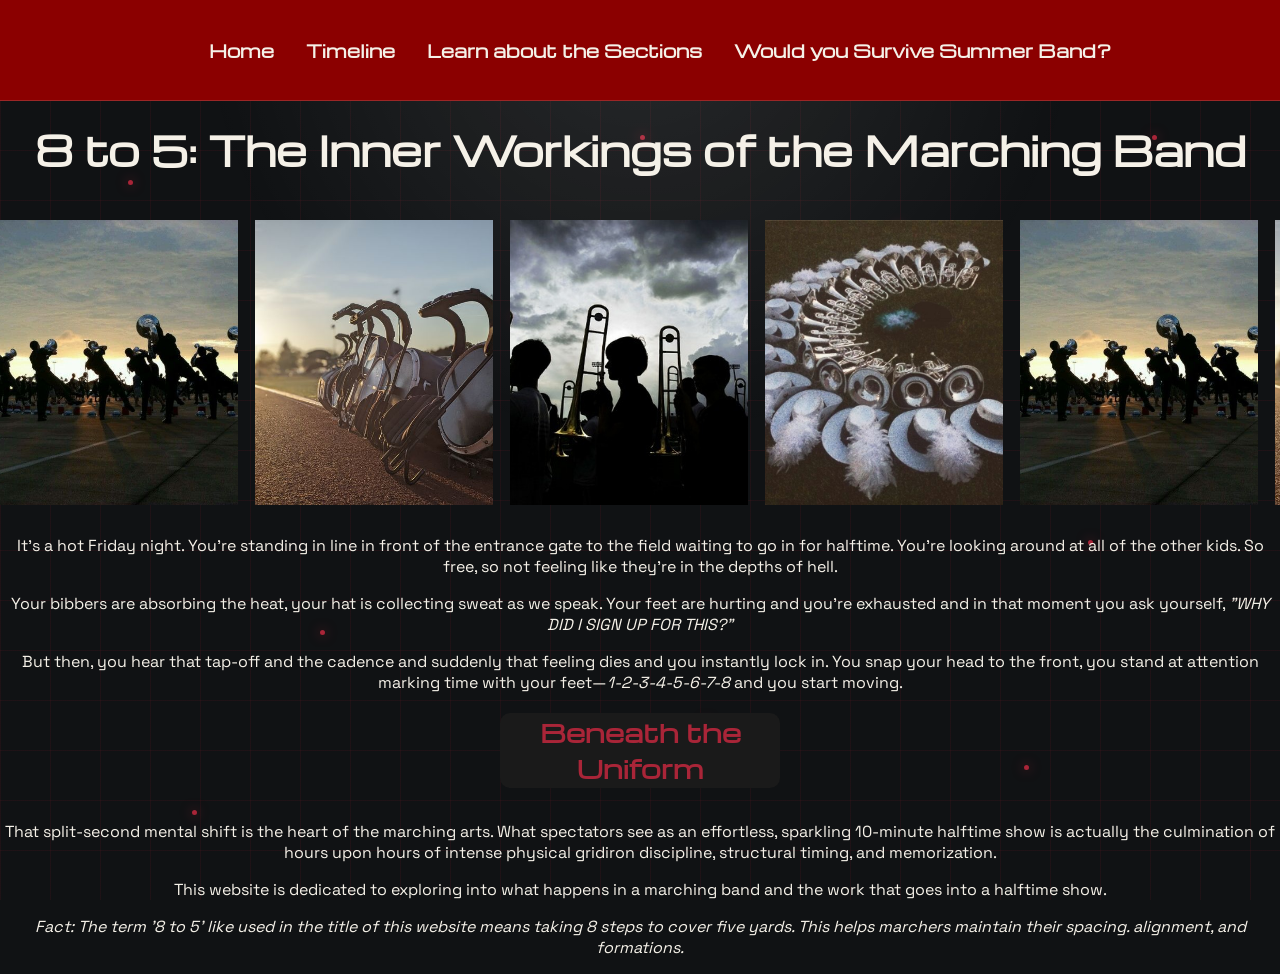
<file: index.html>
<!DOCTYPE html>
<html lang="en">
<head>
    <meta charset="UTF-8">
    <meta http-equiv="X-UA-Compatible" content="IE=edge">
    <meta name="viewport" content="width=device-width, initial-scale=1.0">
    <title>8 to 5: The Inner Workings of the Marching Band</title>
    <link rel="stylesheet" href="homepagestyle.css">
    <script src="homepage.js" defer></script>
</head>
<body>
    <div class="background">
    <div class="grid"></div>

    <div class="dots">
        <span></span>
        <span></span>
        <span></span>
        <span></span>
        <span></span>
        <span></span>
        <span></span>
        <span></span>
        <span></span>
        <span></span>
        <span></span>
        <span></span>
        <span></span>
    </div>
</div>

<!-- navigation bar -->
 <div class="navbar">
    <li><a href="index.html">Home</a></li>
    <li><a href="timeline.html">Timeline</a></li>
    <li><a href="sections.html">Learn about the Sections</a></li>
    <li><a href="quiz.html">Would you Survive Summer Band?</a></li>
  </div>
  
  <!-- main -->
   <h1>8 to 5: The Inner Workings of the Marching Band</h1>
  
   <!-- photo carousel -->
<section class="band-gallery">

    <div class="gallery-track">

        <div class="gallery-slide">
            <img src="images/field.jpg" alt="Marching band">
        </div>

        <div class="gallery-slide">
            <img src="images/tenors.jpg" alt="Marching band">
        </div>

        <div class="gallery-slide">
            <img src="images/trombones.jpg" alt="Marching band">
        </div>

        <div class="gallery-slide">
            <img src="images/hats.jpg" alt="Marching band">
        </div>


        <!-- DUPLICATE PHOTOS -->

        <div class="gallery-slide">
            <img src="images/field.jpg" alt="Players standing on one foot">
        </div>

        <div class="gallery-slide">
            <img src="images/tenors.jpg" alt="Tenor drums laying on their side with harness">
        </div>

        <div class="gallery-slide">
            <img src="images/trombones.jpg" alt="Trombone players in line">
        </div>

        <div class="gallery-slide">
            <img src="images/hats.jpg" alt="Hats">
        </div>


        <!-- DUPLICATE PHOTOS -->

        <div class="gallery-slide">
            <img src="images/field.jpg" alt="Players standing on one foot">
        </div>

        <div class="gallery-slide">
            <img src="images/tenors.jpg" alt="Tenor drums laying on their side with harness">
        </div>

        <div class="gallery-slide">
            <img src="images/trombones.jpg" alt="Trombone players in line">
        </div>

        <div class="gallery-slide">
            <img src="images/hats.jpg" alt="Hats"->
        </div>

    </div>

</section>

<!-- story -->
<div class="story">
        <p style =" margin: auto;" >
            It's a hot Friday night. You're standing in line in front of the entrance gate to the field waiting to go in for halftime. You're looking around at all of the other kids. So free, so  not feeling like they're in the depths of hell. 
        </p>
        <p>
            Your bibbers are absorbing the heat, your hat is collecting sweat as we speak. Your feet are hurting and you're exhausted and in that moment you ask yourself, <em>"WHY DID I SIGN UP FOR THIS?"</em>
        </p>
        <p style="margin-bottom: 0;">
            But then, you hear that tap-off and the cadence and suddenly that feeling dies and you instantly lock in. You snap your head to the front, you stand at attention marking time with your feet—<span class="pulse-count"><em>1-2-3-4-5-6-7-8</em> and you start moving.</span>
        </p>
    </div>
    <h4>Beneath the Uniform </h4>
    <div class="story">
    <p>
        That split-second mental shift is the heart of the marching arts. What spectators see as an effortless, sparkling 10-minute halftime show is actually the culmination of hours upon hours of intense physical gridiron discipline, structural timing, and memorization.
    </p>
    <p>
        This website is dedicated to exploring into what happens in a marching band and the work that goes into a halftime show.
    </p>
    </div>
<p id="fact">
    <em>Fact: The term '8 to 5' like used in the title of this website means taking 8 steps to cover five yards. This helps marchers maintain their spacing. alignment, and formations.</em>
    </p>

</body>
</html>
</file>
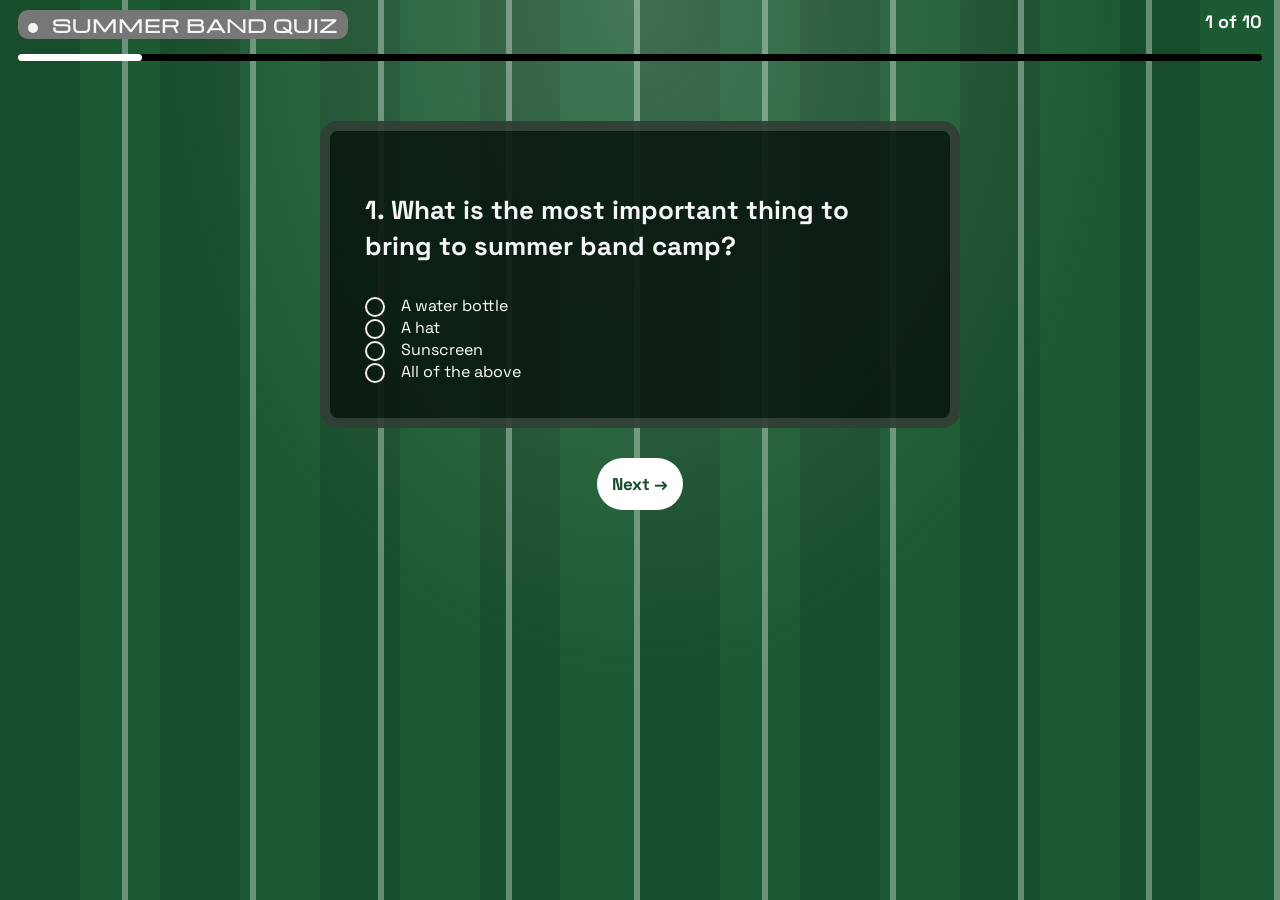
<file: actualquizpage.html>
<!DOCTYPE html>
<html lang="en">
<head>
    <meta charset="UTF-8">
    <meta http-equiv="X-UA-Compatible" content="IE=edge">
    <meta name="viewport" content="width=device-width, initial-scale=1.0">
    <title>8 to 5: The Inner Workings of the Marching Band</title>
    <link rel="stylesheet" href="actualquizstyle.css">
    <script src="quiz.js" defer></script>
</head>
<body>
<body>

    <div class="quiz-top">
        <div class="category">
            <span class="dot"></span>
            SUMMER BAND QUIZ
        </div>
        <div id="question-number">1 of 10</div>
    </div>

    <div class="progress">
        <div id="progress-bar"></div>
    </div>

    <!-- quiz -->
    <form id="bandQuiz">
        <div class="question">
            <h3>1. What is the most important thing to bring to summer band camp?</h3>
            <input type="radio" name="q1" value="a"> A water bottle<br>
            <input type="radio" name="q1" value="b"> A hat<br>
            <input type="radio" name="q1" value="c"> Sunscreen<br>
            <input type="radio" name="q1" value="correct"> All of the above<br>
        </div>
        
        <div class="question">
            <h3>2. It's 95 degrees outside and you finally been granted a break. What do you do?</h3>
            <input type="radio" name="q2" value="correct"> Sit in the shade and drink your nice, cold water.<br>
            <input type="radio" name="q2" value="b"> Stay on the field and keep on playing. <em> The grind never stops</em><br>
            <input type="radio" name="q2" value="c"> Take a nap.<br>
            <input type="radio" name="q2" value="d"> Go whine to your drum major about how hot it is.<em> Best option</em><br>
        </div>
         
        <div class="question">
            <h3>3. When your band director says "One more time!" do they actually mean it?</h3>
            <input type="radio" name="q3" value="t"> True. It's the last time<br>
            <input type="radio" name="q3" value="correct"> False. No, they don't<br>
        </div>
        
        <div class="question">
            <h3>4. What is the most important thing to do when marching in the heat?</h3>
            <input type="radio" name="q4" value="a"> Drink water<br>
            <input type="radio" name="q4" value="b"> Take breaks when needed<br>
            <input type="radio" name="q4" value="c"> Wear sunscreen<br>
            <input type="radio" name="q4" value="correct"> All of the above<br>
        </div>

        <div class="question">
            <h3>5. It's the 30 minute homestretch of practice. Your section leader tries to motivate you and tells you to stay strong. You: </h3>
            <input type="radio" name="q5" value="correct"> Stay strong and keep on marching<br>
            <input type="radio" name="q5" value="b"> Start crying and ask to go home<br>
            <input type="radio" name="q5" value="c"> Genuinely slime your section leader out because they're saying nonsense. <em> I should try this </em><br>
            <input type="radio" name="q5" value="d"> Stage a sitout protest with your fellow members and refuse to get up because your section leader is on some genuine joke thing. <br>
        </div>

        <div class="question">
            <h3>6. What should you wear and what should you drink when you go to camp?</h3>
            <input type="radio" name="q6" value="correct">T-shirt, shorts, and water<br>
            <input type="radio" name="q6" value="b">Pants, a hoodie, and a soda<br>
            <input type="radio" name="q6" value="c">Your full uniform and nothing to drink<br>
            <input type="radio" name="q6" value="d"> Don't show up <em>Best option</em><br>
        </div>

        <div class="question">
            <h3>7. Best thing to tell your section leader?</h3>
            <input type="radio" name="q7" value="a">"Who's the professional here, kid? Because it definitely isn't you."<br>
            <input type="radio" name="q7" value="b">"Your first mistake was practicing, buddy."<br>
            <input type="radio" name="q7" value="c">"Timmy Tough-Knuckles here thinks they can tell me what to do."<br>
            <input type="radio" name="q7" value="correct">"Okay."<br>
       </div>

        <div class="question">
            <h3>8. You have to take a shower and put on deodorant before practice.</h3>
            <input type="radio" name="q8" value="correct"> True<br>
            <input type="radio" name="q8" value="f"> False (<em>Gotta let the funk really settle in</em>)<br>
        </div>

        <div class="question">
            <h3>9. When you hear the cadence, you should:</h3>
            <input type="radio" name="q9" value="a">Immediately starting moving forward.<br>
            <input type="radio" name="q9" value="correct">Mark time then start moving<br>
            <input type="radio" name="q9" value="c">Start marching backwards<br>
            <input type="radio" name="q9" value="d">Start dancing <br>
        </div>
        
        <div class="question">
            <h3>10. Yay! Last day of Band Camp. You should: </h3>
            <input type="radio" name="q10" value="a"> Feel proud of yourself for surving band camp.<br>
            <input type="radio" name="q10" value="b"> Congratulate your fellow band members.<br>
            <input type="radio" name="q10" value="c"> Thank your section leader, drum major, and band director for their guidance and motivation.<br>
            <input type="radio" name="q10" value="correct"> All of the above<br>
        </div>
        
        
        <button type="button" id="next-button">Next →</button>
    </form>

    
    <div id="results" style="display: none;"></div>

</body>


</body>
</html>
</file>
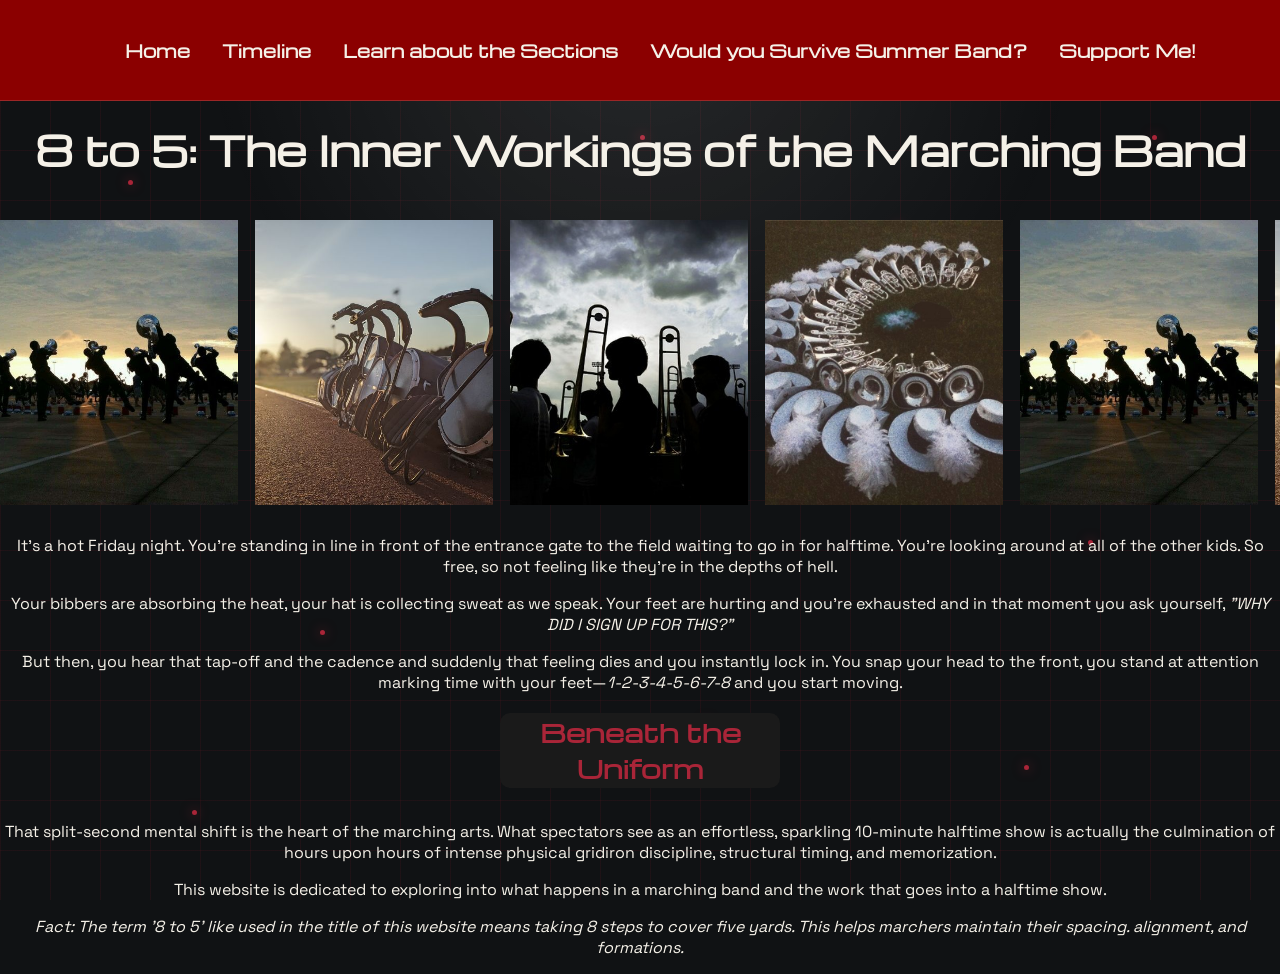
<file: homepage.html>
<!DOCTYPE html>
<html lang="en">
<head>
    <meta charset="UTF-8">
    <meta http-equiv="X-UA-Compatible" content="IE=edge">
    <meta name="viewport" content="width=device-width, initial-scale=1.0">
    <title>8 to 5: The Inner Workings of the Marching Band</title>
    <link rel="stylesheet" href="homepagestyle.css">
    <script src="homepage.js" defer></script>
</head>
<body>
    <div class="background">
    <div class="grid"></div>

    <div class="dots">
        <span></span>
        <span></span>
        <span></span>
        <span></span>
        <span></span>
        <span></span>
        <span></span>
        <span></span>
        <span></span>
        <span></span>
        <span></span>
        <span></span>
        <span></span>
    </div>
</div>

<!-- navigation bar -->
 <div class="navbar">
    <li><a href="homepage.html">Home</a></li>
    <li><a href="timeline.html">Timeline</a></li>
    <li><a href="sections.html">Learn about the Sections</a></li>
    <li><a href="quiz.html">Would you Survive Summer Band?</a></li>
    <li><a href="support.html">Support Me!</a></li>
  </div>
  
  <!-- main -->
   <h1>8 to 5: The Inner Workings of the Marching Band</h1>
  
   <!-- photo carousel -->
<section class="band-gallery">

    <div class="gallery-track">

        <div class="gallery-slide">
            <img src="images/field.jpg" alt="Marching band">
        </div>

        <div class="gallery-slide">
            <img src="images/tenors.jpg" alt="Marching band">
        </div>

        <div class="gallery-slide">
            <img src="images/trombones.jpg" alt="Marching band">
        </div>

        <div class="gallery-slide">
            <img src="images/hats.jpg" alt="Marching band">
        </div>


        <!-- DUPLICATE PHOTOS -->

        <div class="gallery-slide">
            <img src="images/field.jpg" alt="Players standing on one foot">
        </div>

        <div class="gallery-slide">
            <img src="images/tenors.jpg" alt="Tenor drums laying on their side with harness">
        </div>

        <div class="gallery-slide">
            <img src="images/trombones.jpg" alt="Trombone players in line">
        </div>

        <div class="gallery-slide">
            <img src="images/hats.jpg" alt="Hats">
        </div>


        <!-- DUPLICATE PHOTOS -->

        <div class="gallery-slide">
            <img src="images/field.jpg" alt="Players standing on one foot">
        </div>

        <div class="gallery-slide">
            <img src="images/tenors.jpg" alt="Tenor drums laying on their side with harness">
        </div>

        <div class="gallery-slide">
            <img src="images/trombones.jpg" alt="Trombone players in line">
        </div>

        <div class="gallery-slide">
            <img src="images/hats.jpg" alt="Hats"->
        </div>

    </div>

</section>

<!-- story -->
<div class="story">
        <p style =" margin: auto;" >
            It's a hot Friday night. You're standing in line in front of the entrance gate to the field waiting to go in for halftime. You're looking around at all of the other kids. So free, so  not feeling like they're in the depths of hell. 
        </p>
        <p>
            Your bibbers are absorbing the heat, your hat is collecting sweat as we speak. Your feet are hurting and you're exhausted and in that moment you ask yourself, <em>"WHY DID I SIGN UP FOR THIS?"</em>
        </p>
        <p style="margin-bottom: 0;">
            But then, you hear that tap-off and the cadence and suddenly that feeling dies and you instantly lock in. You snap your head to the front, you stand at attention marking time with your feet—<span class="pulse-count"><em>1-2-3-4-5-6-7-8</em> and you start moving.</span>
        </p>
    </div>
    <h4>Beneath the Uniform </h4>
    <div class="story">
    <p>
        That split-second mental shift is the heart of the marching arts. What spectators see as an effortless, sparkling 10-minute halftime show is actually the culmination of hours upon hours of intense physical gridiron discipline, structural timing, and memorization.
    </p>
    <p>
        This website is dedicated to exploring into what happens in a marching band and the work that goes into a halftime show.
    </p>
    </div>
<p id="fact">
    <em>Fact: The term '8 to 5' like used in the title of this website means taking 8 steps to cover five yards. This helps marchers maintain their spacing. alignment, and formations.</em>
    </p>

</body>
</html>
</file>
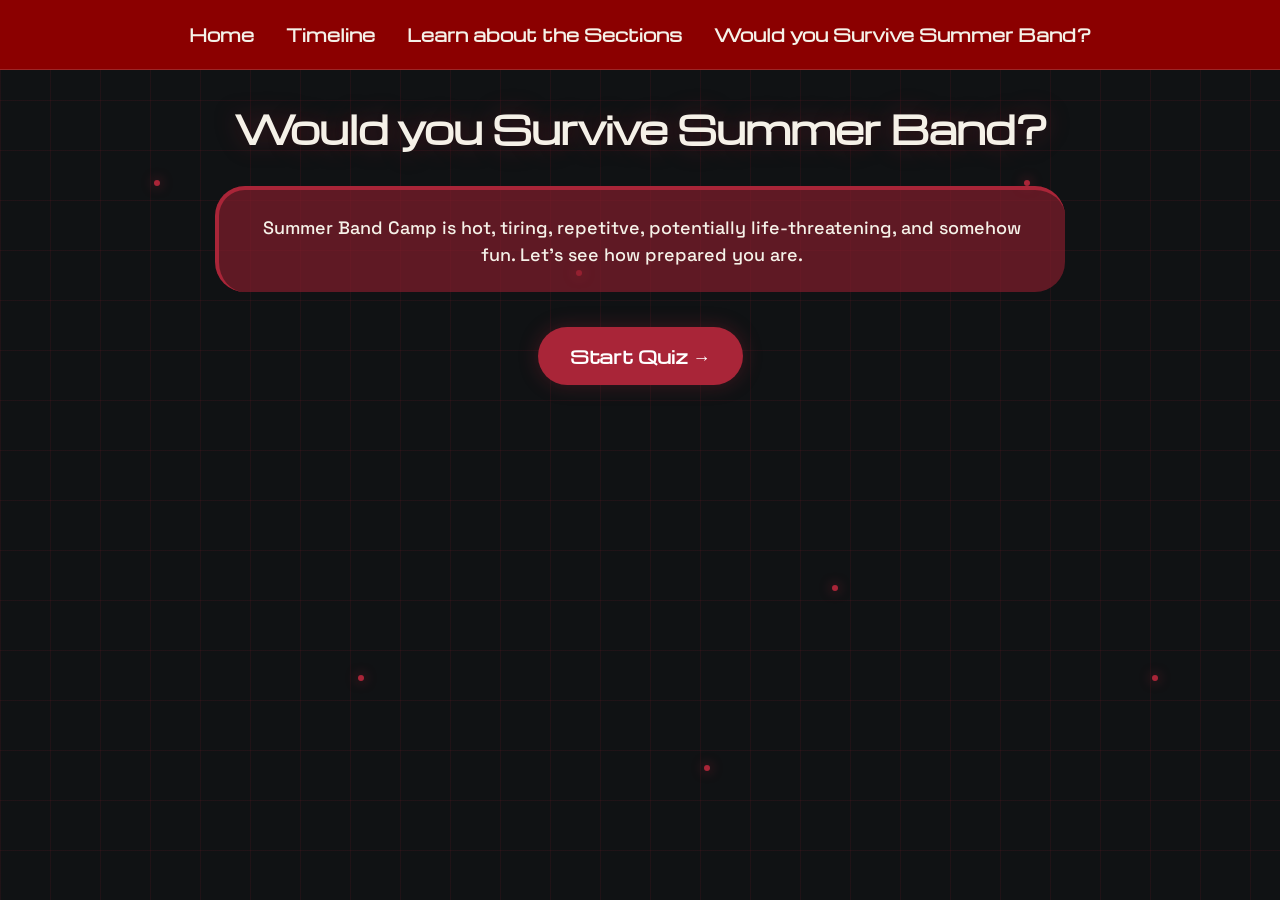
<file: quiz.html>
<!DOCTYPE html>
<html lang="en">
<head>
    <meta charset="UTF-8">
    <meta http-equiv="X-UA-Compatible" content="IE=edge">
    <meta name="viewport" content="width=device-width, initial-scale=1.0">
    <title>8 to 5: The Inner Workings of the Marching Band</title>
    <link rel="stylesheet" href="quizstyle.css">
</head>
<body>

    <!-- navigation bar -->
<div class="navbar">
    <li><a href="index.html">Home</a></li>
    <li><a href="timeline.html">Timeline</a></li>
    <li><a href="sections.html">Learn about the Sections</a></li>
    <li><a href="quiz.html">Would you Survive Summer Band?</a></li>
</div>
     
<!-- background -->
    <div class="quiz-background">
        <div class="quiz-grid"></div>

        <div class="quiz-dots">
            <span></span>
            <span></span>
            <span></span>
            <span></span>
            <span></span>
            <span></span>
            <span></span>
        </div>
    </div>

  <!-- main -->
   <h1 class = "quiz-intro">Would you Survive Summer Band?</h1>
   <h2 class = "quiz-desc">Summer Band Camp is hot, tiring, repetitve, potentially life-threatening, and somehow fun.
    Let's see how prepared you are.
   </h2>
   
   <a href="actualquizpage.html" class="start-button">
    Start Quiz →
</a>

</body>
</html>
</file>
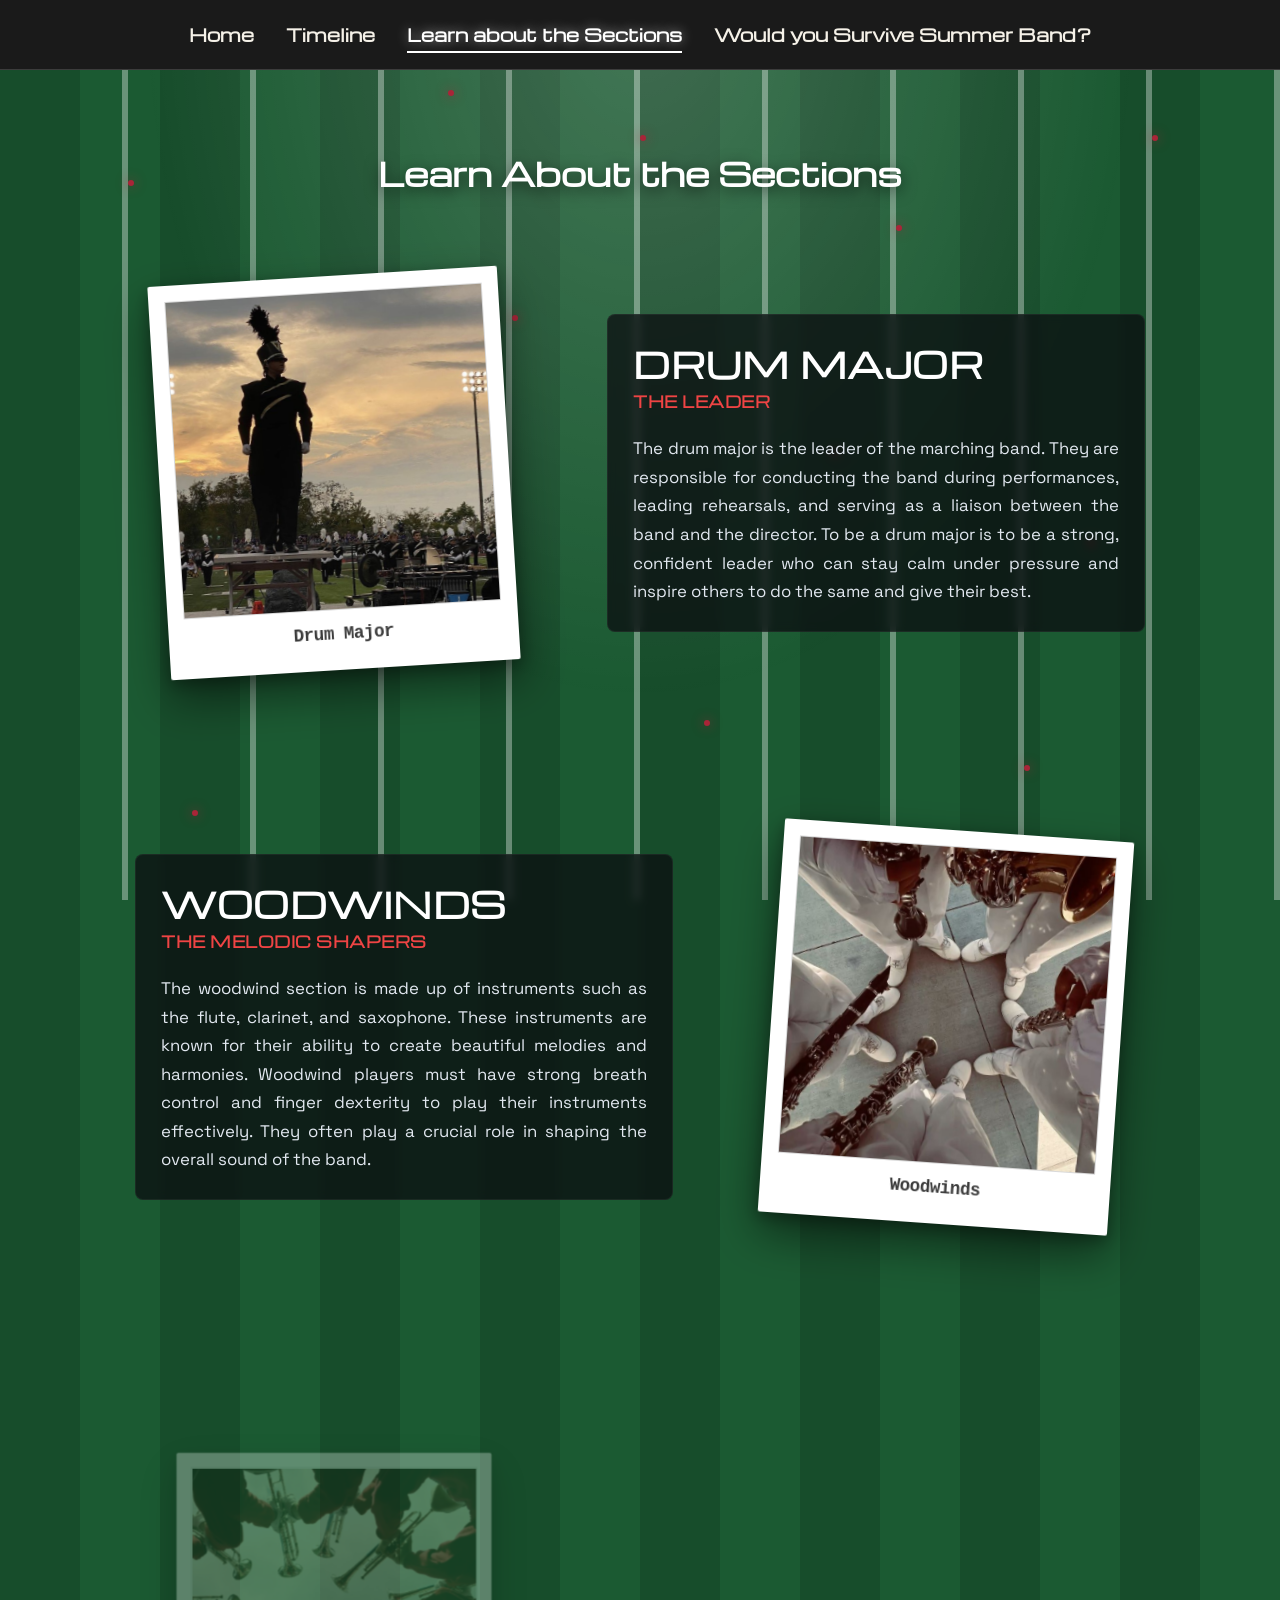
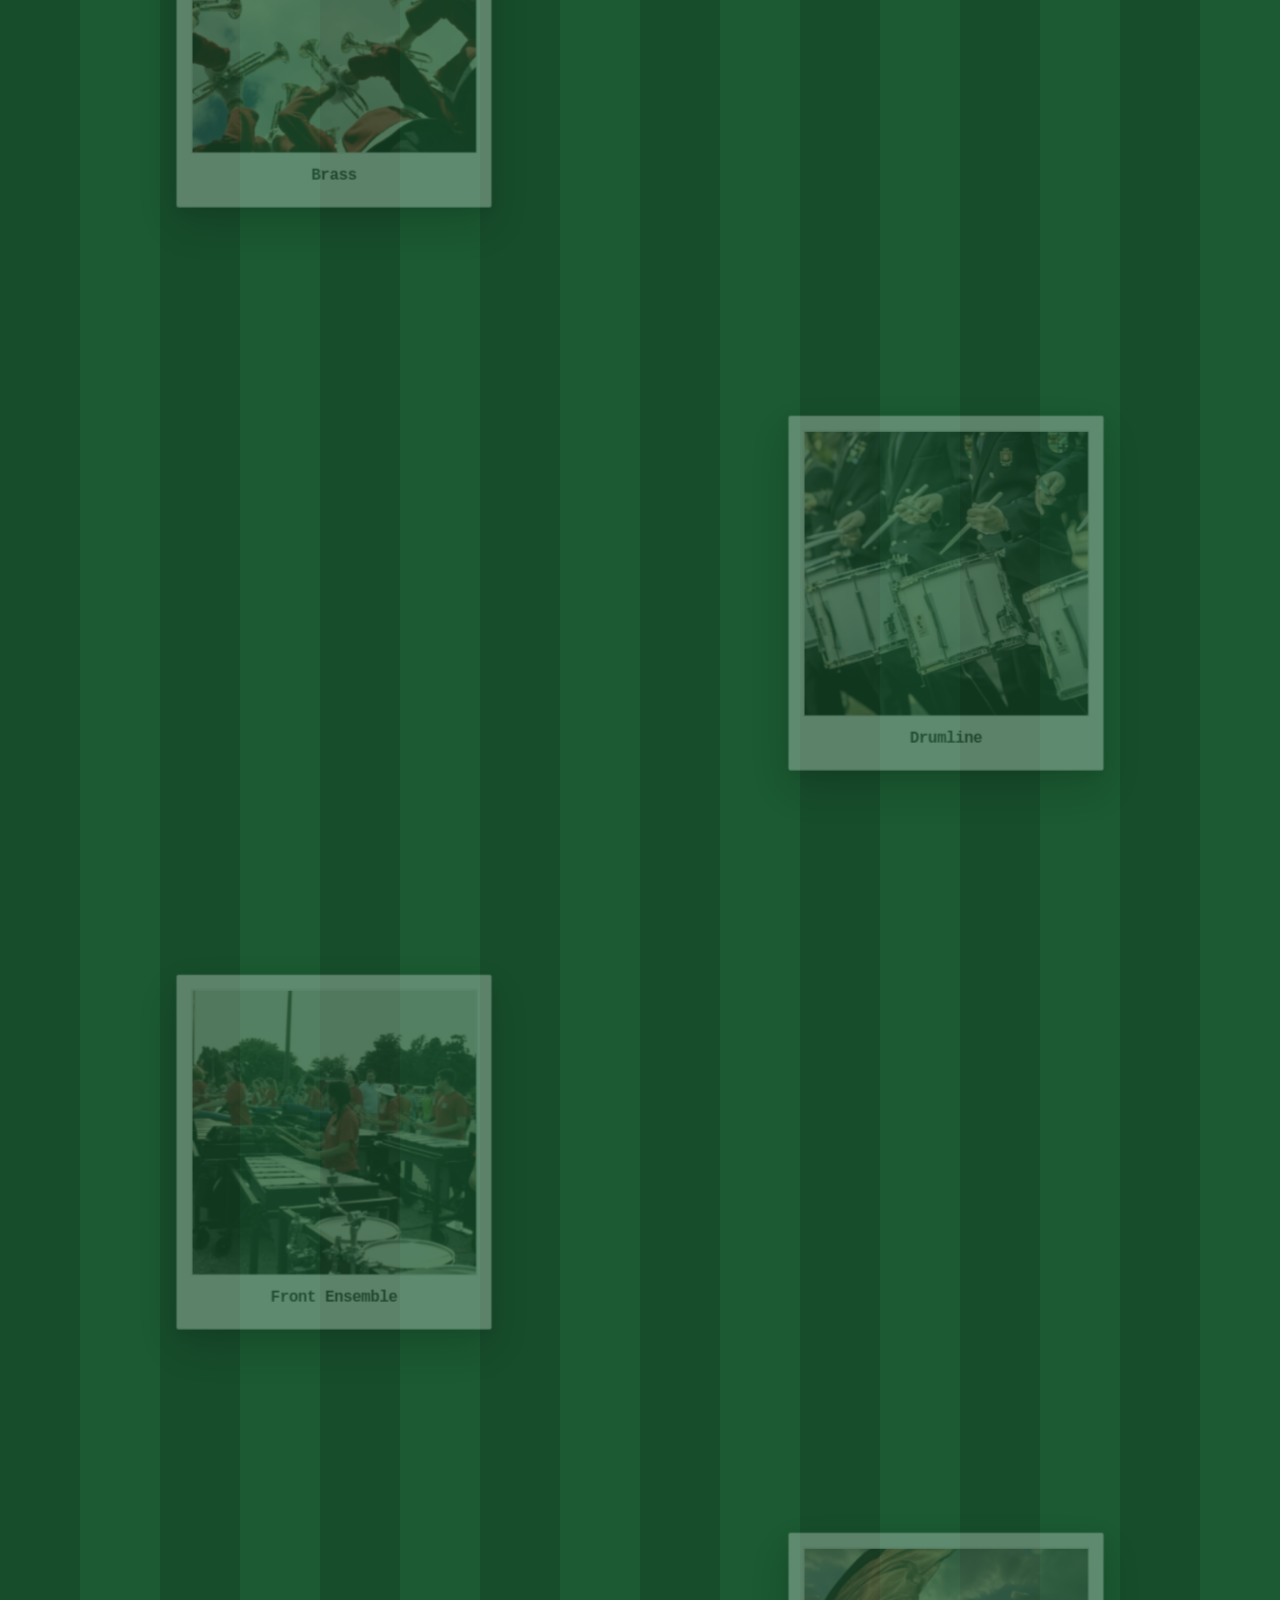
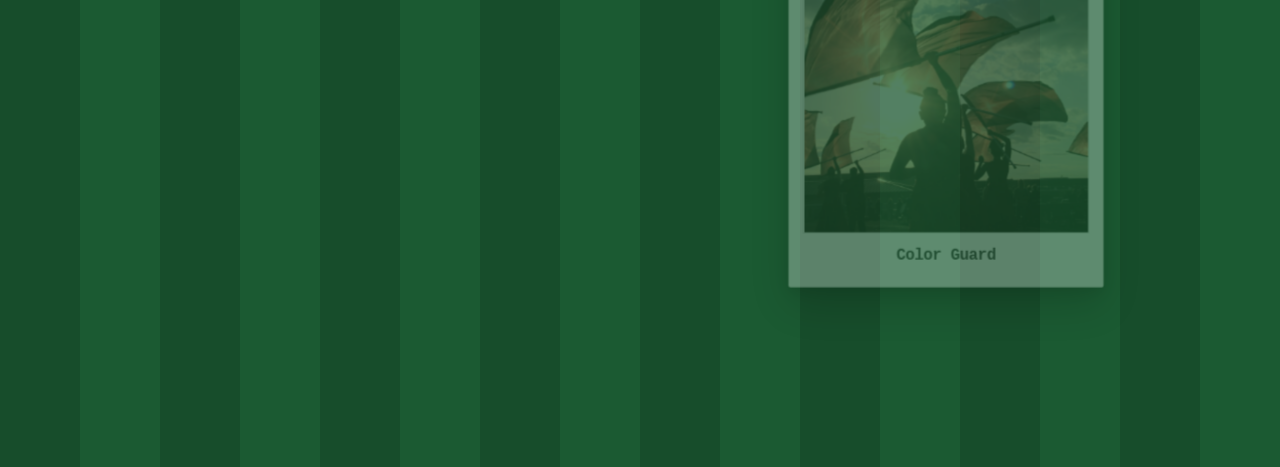
<file: sections.html>
<!DOCTYPE html>
<html lang="en">
<head>
    <meta charset="UTF-8">
    <meta http-equiv="X-UA-Compatible" content="IE=edge">
    <meta name="viewport" content="width=device-width, initial-scale=1.0">
    <title>8 to 5: The Inner Workings of the Marching Band</title>
    <link rel="stylesheet" href="sections.css">
</head>
<body>
    <div class="background">
        <div class="grid"></div>

        <div class="dots">
            <span></span><span></span><span></span><span></span>
            <span></span><span></span><span></span><span></span>
            <span></span><span></span><span></span><span></span>
            <span></span>
        </div>
    </div>

    <!-- Navigation Bar -->
    <div class="navbar">
        <li><a href="index.html">Home</a></li>
        <li><a href="timeline.html">Timeline</a></li>
        <li><a href="sections.html" class="active">Learn about the Sections</a></li>
        <li><a href="quiz.html">Would you Survive Summer Band?</a></li>
    </div>
  
    <header class="homepage-matched-header">
        <h1>Learn About the Sections</h1>
    </header>

    <!-- Main Content Container -->
    <main class="sections-container">

        <!-- DRUM MAJOR -->
        <section id="drummajor" class="section-row">
            <div class="section-media">
                <div class="polaroid-card">
                    <div class="image-crop">
                        <img src="images/drummajor1.jpg" alt="Drum Major">
                    </div>
                    <div class="polaroid-caption">Drum Major</div>
                </div>
            </div>
            <div class="section-info">
                <h2>DRUM MAJOR</h2>
                <h3>THE LEADER</h3>
                <p>
                    The drum major is the leader of the marching band. They are responsible for conducting the band during performances, leading rehearsals, and serving as a liaison between the band and the director. To be a drum major is to be a strong, confident leader who can stay calm under pressure and inspire others to do the same and give their best.
                </p>
            </div>
        </section>

        <!-- WOODWINDS -->
        <section id="woodwinds" class="section-row">
            <div class="section-media">
                <div class="polaroid-card">
                    <div class="image-crop">
                        <img src="images/woodwinds.jpg" alt="Woodwinds">
                    </div>
                    <div class="polaroid-caption">Woodwinds</div>
                </div>
            </div>
            <div class="section-info">
                <h2>WOODWINDS</h2>
                <h3>THE MELODIC SHAPERS</h3>
                <p>
                    The woodwind section is made up of instruments such as the flute, clarinet, and saxophone. 
                    These instruments are known for their ability to create beautiful melodies and harmonies. Woodwind players must have strong breath control and finger dexterity to play their instruments effectively. They often play a crucial role in shaping the overall sound of the band.
                </p>
            </div>
        </section>

        <!-- BRASS -->
        <section id="brass" class="section-row">
            <div class="section-media">
                <div class="polaroid-card">
                    <div class="image-crop">
                        <img src="images/trumpets.jpg" alt="Brass">
                    </div>
                    <div class="polaroid-caption">Brass</div>
                </div>
            </div>
            <div class="section-info">
                <h2>BRASS</h2>
                <h3>THE POWERHOUSE & BOOM</h3>
                <p>
                    The brass section is made up of instruments such as the trumpet, trombone, and sousaphone. 
                    These instruments are known for their ability to produce powerful, bold sounds that can cut through the noise of a large marching band. Brass players must have strong breath control and embouchure strength to play their instruments effectively. They often provide the backbone of the band's sound and are crucial for creating the energetic atmosphere that defines a successful marching band performance.
                </p>
            </div>
        </section>

        <!-- PERCUSSION -->
        <section id="percussion" class="section-row">
            <div class="section-media">
                <div class="polaroid-card">
                    <div class="image-crop">
                        <img src="images/snares.jpg" alt="Percussion">
                    </div>
                    <div class="polaroid-caption">Drumline</div>
                </div>
            </div>
            <div class="section-info">
                <h2>PERCUSSION</h2>
                <h3>THE HEARTBEAT AND PULSE</h3>
                <p>
                    The percussion section is made up of instruments such as the snare drum, bass drum, tenors, and cymbals.
                    These instruments are known for their ability to provide the rhythmic foundation and dynamic accents that drive the music forward. Percussion players must have strong coordination and timing to play their instruments effectively. They often serve as the heartbeat of the band, providing the energy and momentum that keeps the performance moving. <em>When they want to atleast.. </em>
                </p>
            </div>
        </section>

        <!-- PIT -->
        <section id="pit" class="section-row">
            <div class="section-media">
                <div class="polaroid-card">
                    <div class="image-crop">
                        <img src="images/pit.jpg" alt="Pit Percussion- Front Ensemble">
                    </div>
                    <div class="polaroid-caption">Front Ensemble</div>
                </div>
            </div>
            <div class="section-info">
                <h2>PIT PERCUSSION- FRONT ENSEMBLE</h2>
                <h3>THE RHYTHMIC FOUNDATION</h3>
                <p>
                    The pit percussion and/or front ensemble section is made up of instruments such as the marimba, xylophone, and various auxiliary percussion instruments. 
                    These instruments are known for their ability to provide the rhythmic foundation and dynamic accents that drive the music forward. 
                </p>
            </div>
        </section>

        <!-- COLOR GUARD -->
        <section id="colorguard" class="section-row">
            <div class="section-media">
                <div class="polaroid-card">
                    <div class="image-crop">
                        <img src="images/guard.jpg" alt="Color Guard">
                    </div>
                    <div class="polaroid-caption">Color Guard</div>
                </div>
            </div>
            <div class="section-info">
                <h2>COLOR GUARD</h2>
                <h3>THE VISUAL STORYTELLERS</h3>
                <p>
                    The color guard section is made up of performers who use flags, rifles, and other props to enhance the visual aspect of the marching band performance. 
                    They're known for their ability to create dynamic and visually stunning routines that complement the music being played by the band. Color guard members must have strong coordination, timing, and athleticism to perform their routines effectively. They often serve as the visual storytellers of the band, bringing the music to life through their movements and choreography.
                </p>
            </div>
        </section>

    </main>
</body>
</html>
</file>
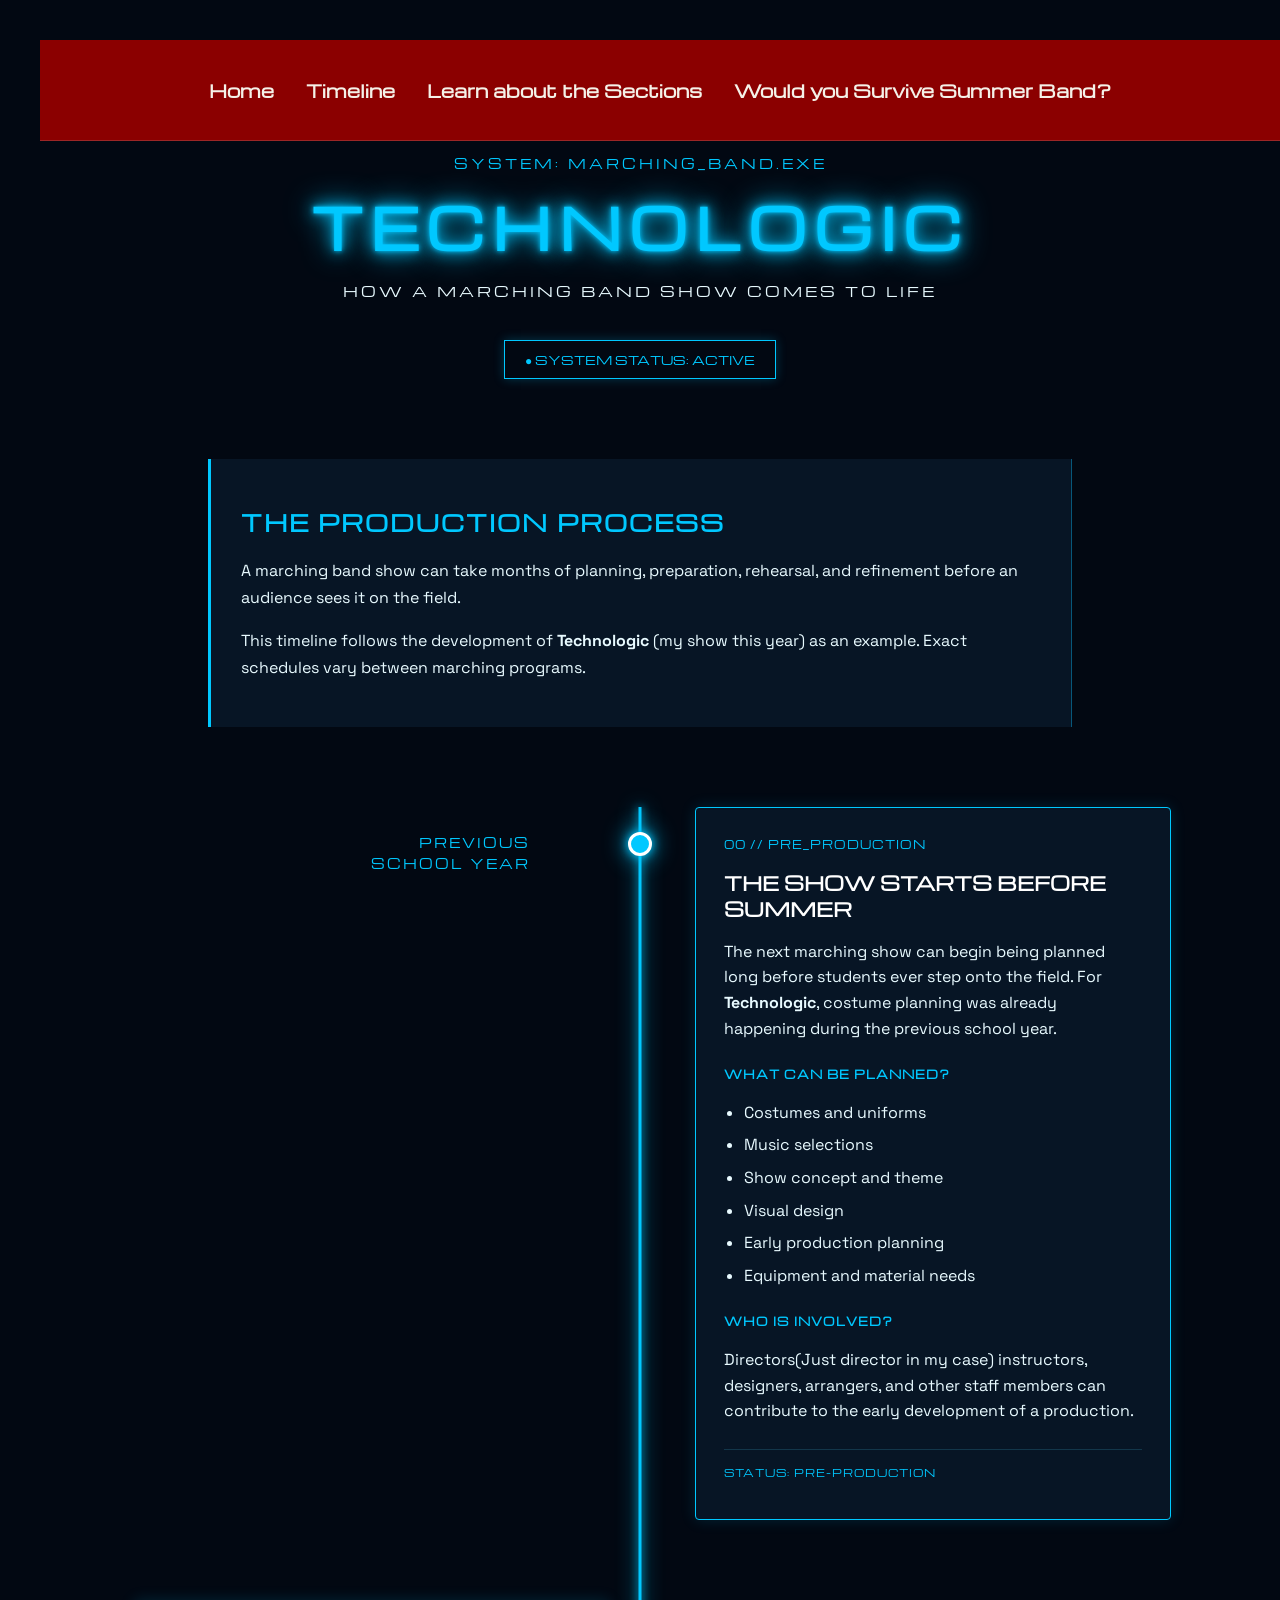
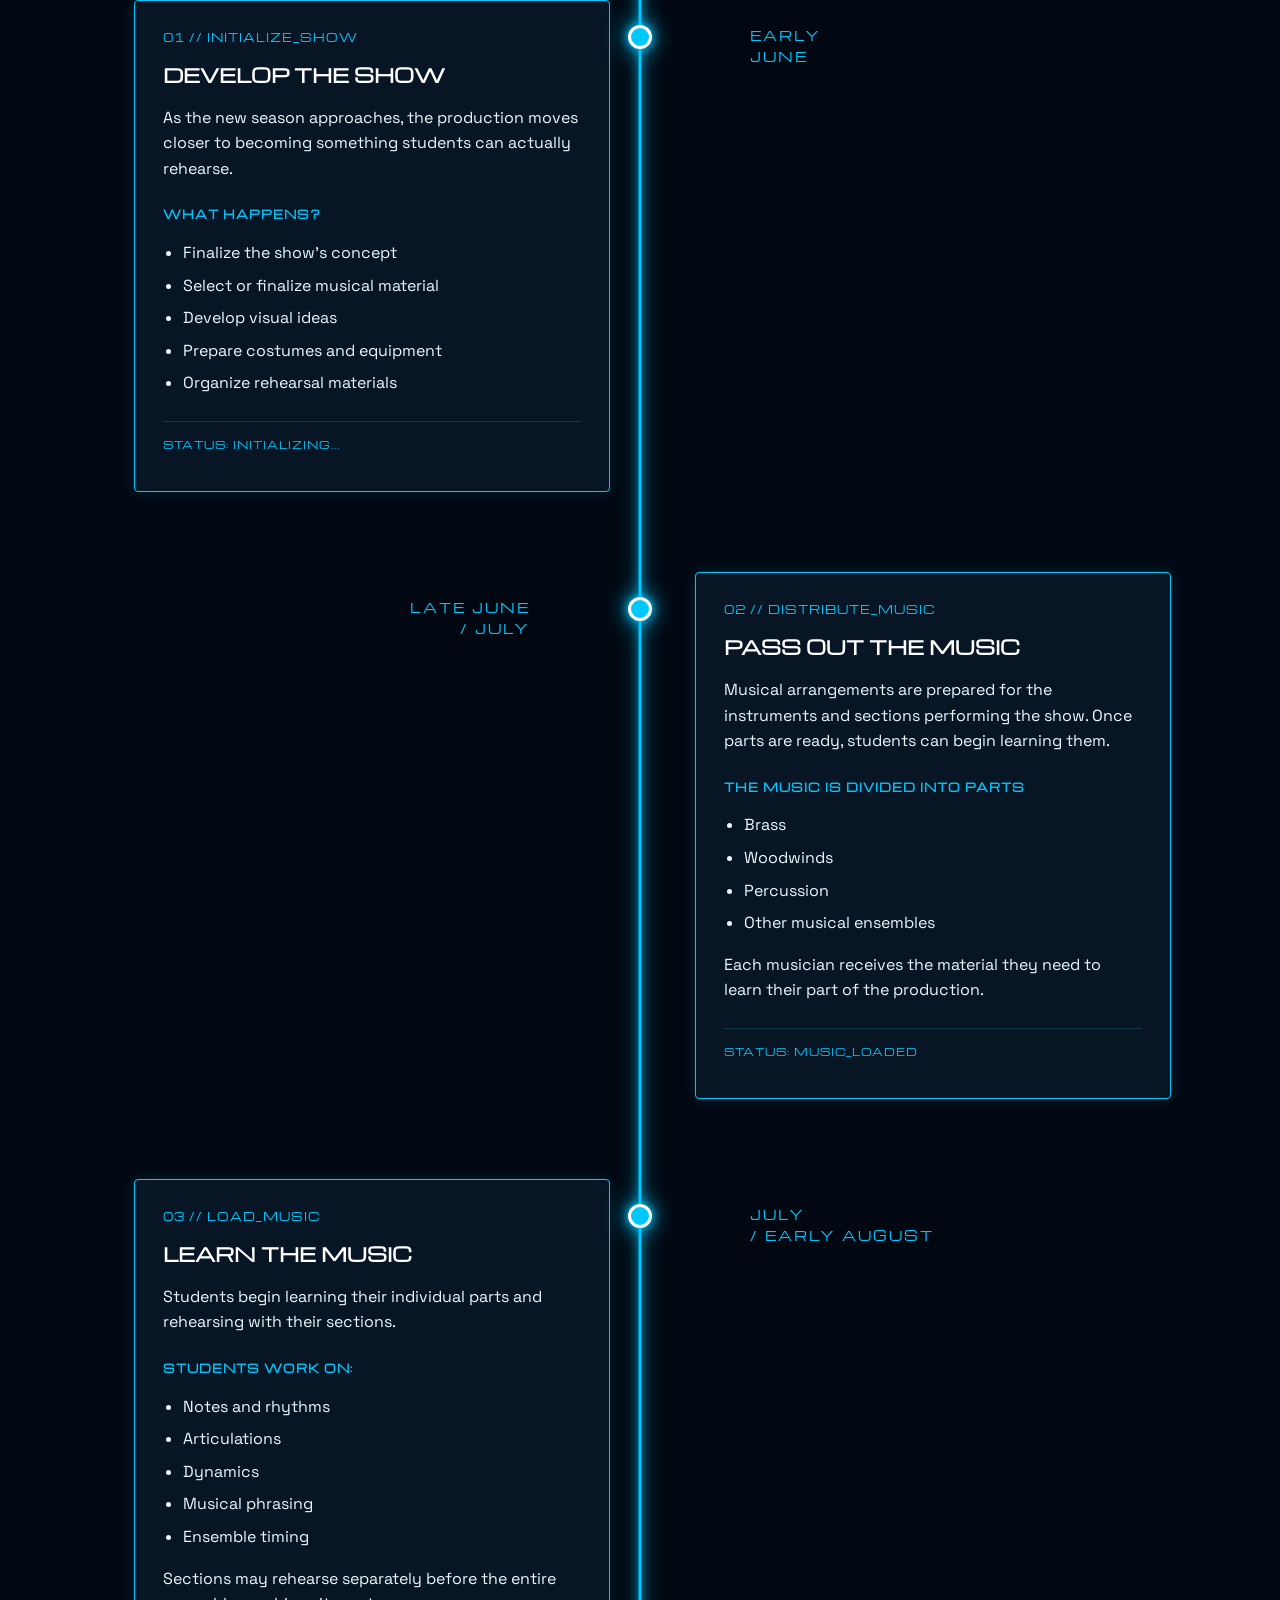
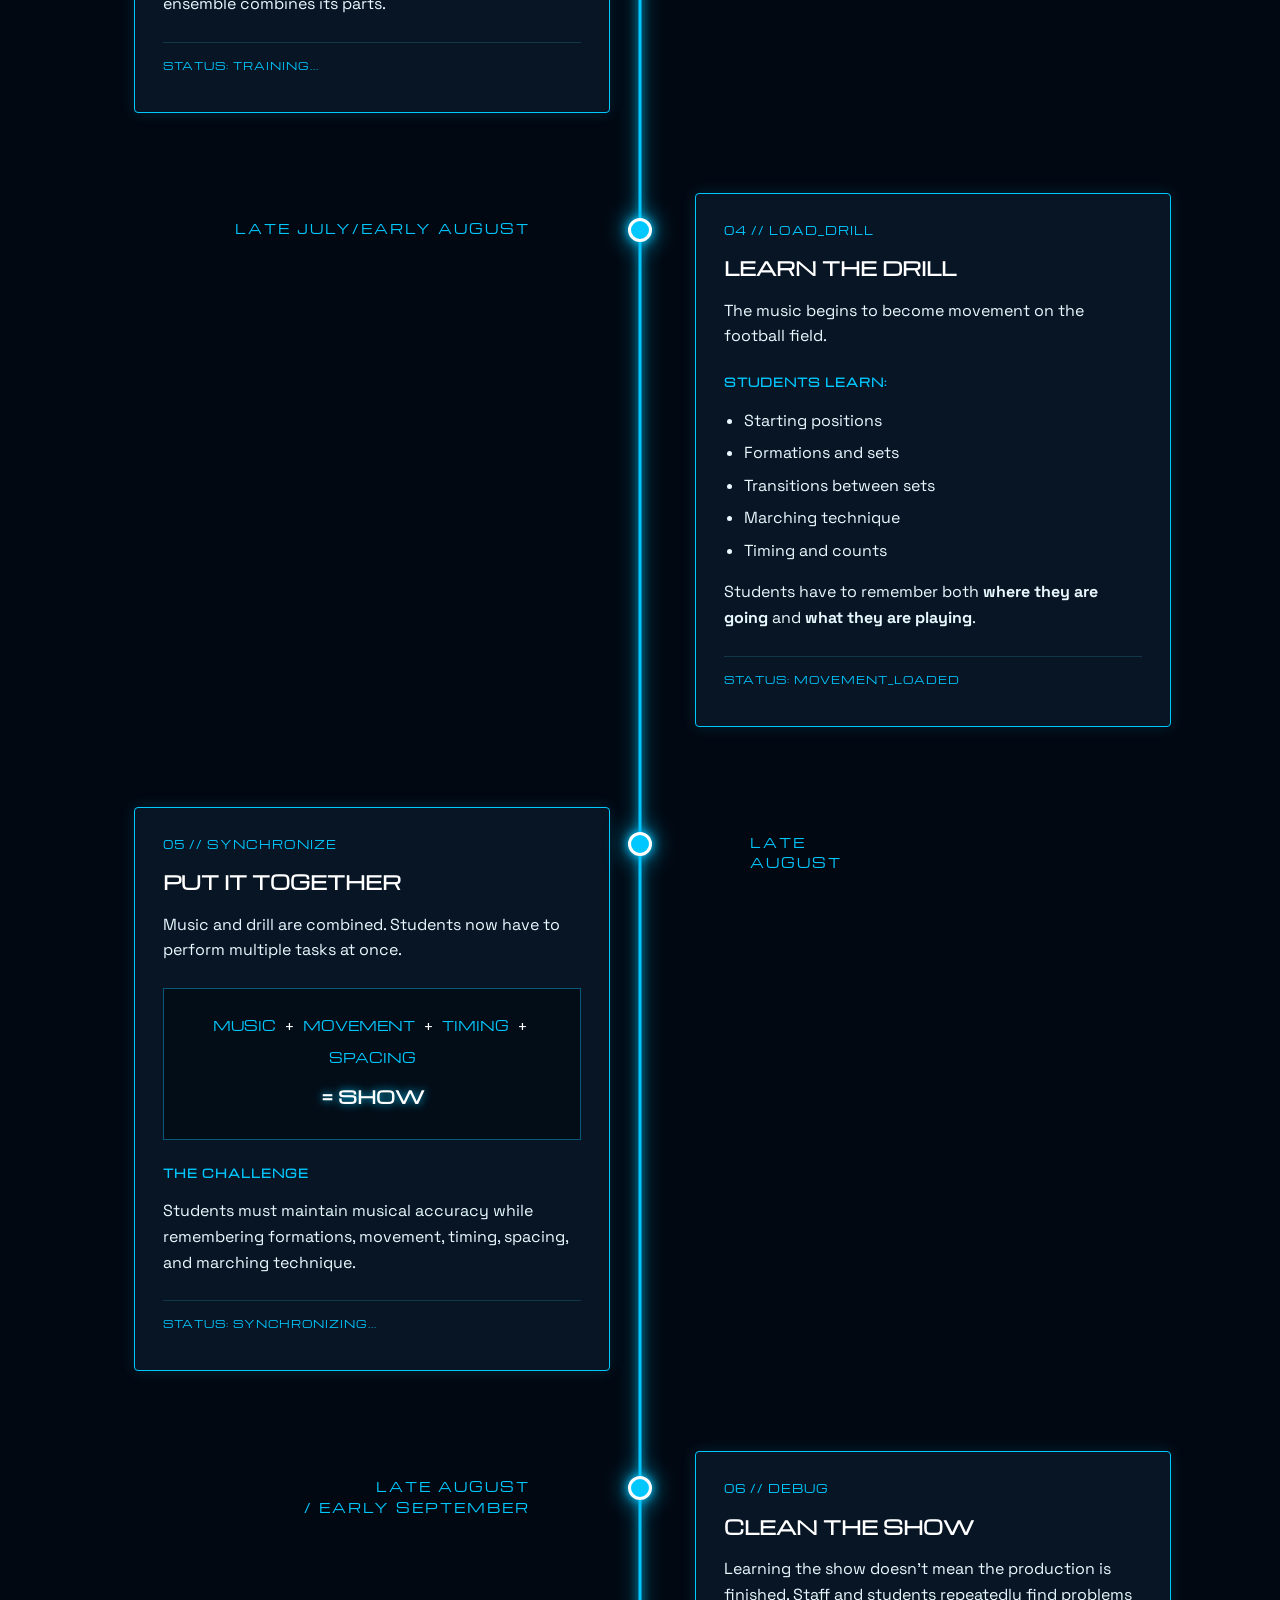
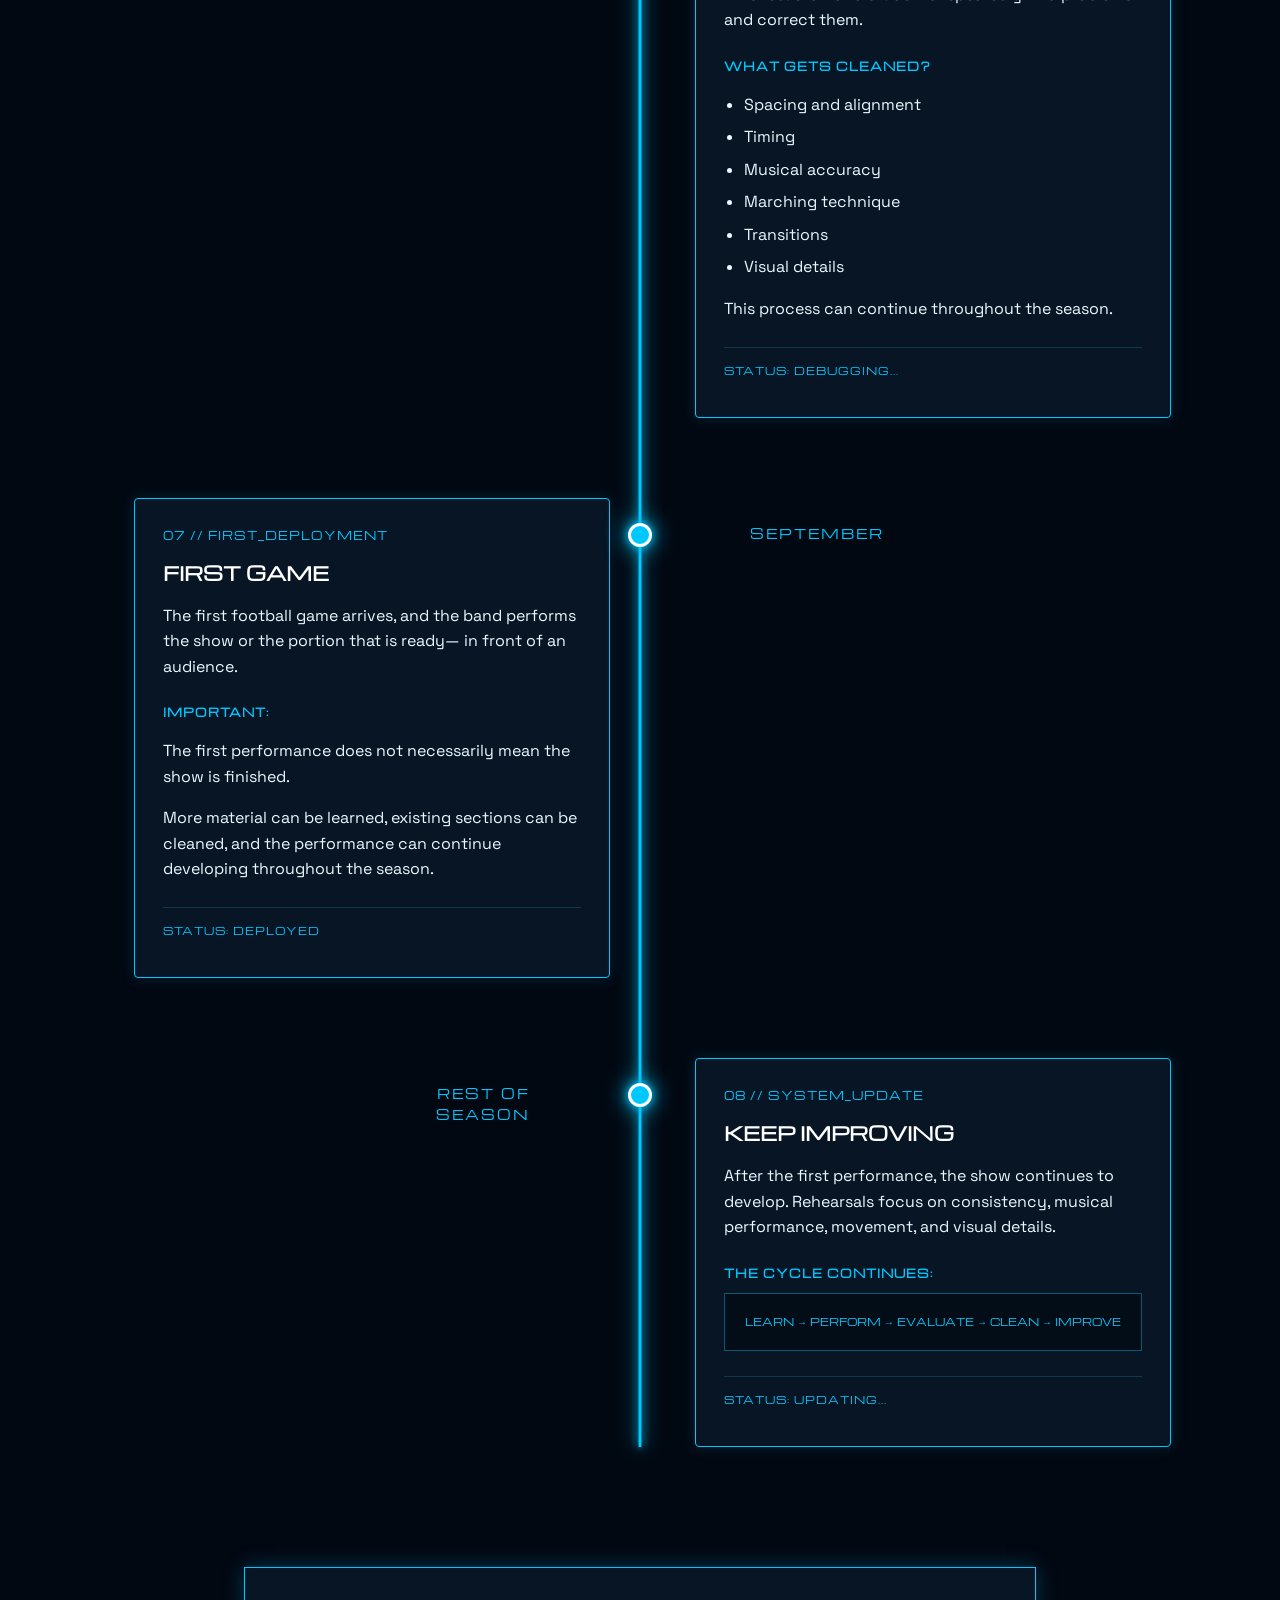
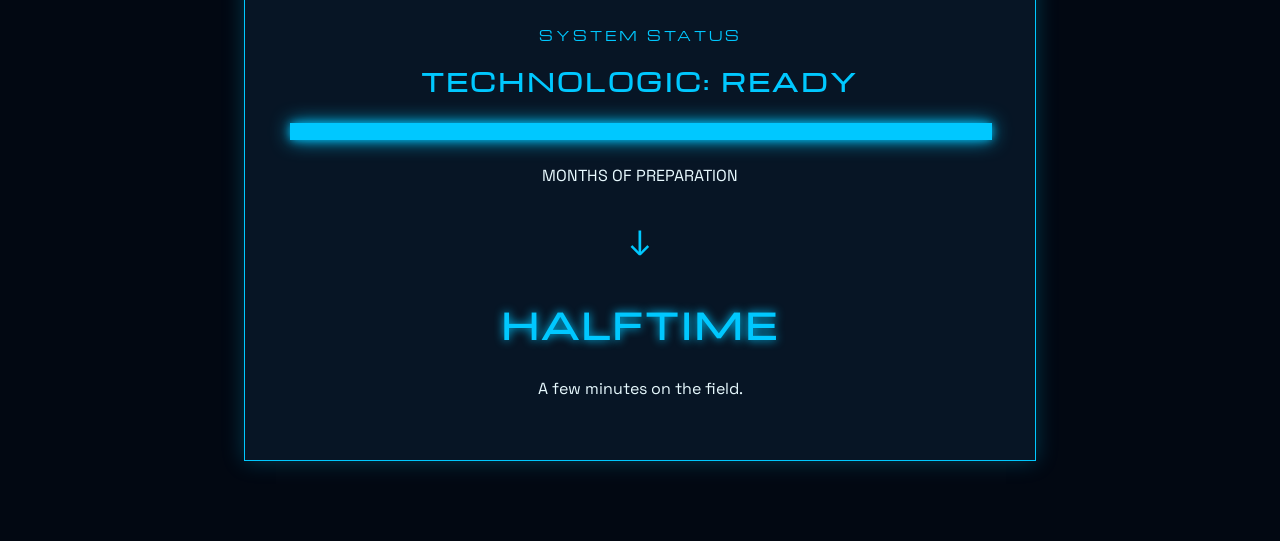
<file: timeline.html>
<!DOCTYPE html>
<html lang="en">

<head>
    <meta charset="UTF-8">
    <meta name="viewport" content="width=device-width, initial-scale=1.0">

    <title>Technologic | Show Timeline</title>

    <link rel="preconnect" href="https://fonts.googleapis.com">
    <link rel="preconnect" href="https://fonts.gstatic.com" crossorigin>

    <link href="https://fonts.googleapis.com/css2?family=Michroma&family=Space+Grotesk:wght@300;400;500;600;700&display=swap" rel="stylesheet">

    <link rel="stylesheet" href="timeline.css">
</head>

<body>
    
 <div class="navbar">
    <li><a href="index.html">Home</a></li>
    <li><a href="timeline.html">Timeline</a></li>
    <li><a href="sections.html">Learn about the Sections</a></li>
    <li><a href="quiz.html">Would you Survive Summer Band?</a></li>
  </div>
  
 

    <header class="header">

        <p class="system-text">
            SYSTEM: MARCHING_BAND.EXE
        </p>

        <h1>TECHNOLOGIC</h1>

        <p class="subtitle">
            HOW A MARCHING BAND SHOW COMES TO LIFE
        </p>

        <div class="status">
            ● SYSTEM STATUS: ACTIVE
        </div>

    </header>



    <section class="intro">

        <h2>THE PRODUCTION PROCESS</h2>

        <p>
            A marching band show can take months of planning,
            preparation, rehearsal, and refinement before an
            audience sees it on the field.
        </p>

        <p>
            This timeline follows the development of
            <strong>Technologic</strong> (my show this year) as an example.
            Exact schedules vary between marching programs.
        </p>

    </section>


    

    <main class="timeline">


        

        <section class="timeline-item">

            <div class="date">
                PREVIOUS<br>
                SCHOOL YEAR
            </div>

            <div class="dot"></div>

            <div class="card">

                <p class="step-number">
                    00 // PRE_PRODUCTION
                </p>

                <h2>THE SHOW STARTS BEFORE SUMMER</h2>

                <p>
                    The next marching show can begin being planned
                    long before students ever step onto the field.
                    For <strong>Technologic</strong>, costume planning
                    was already happening during the previous school year.
                </p>

                <h3>WHAT CAN BE PLANNED?</h3>

                <ul>
                    <li>Costumes and uniforms</li>
                    <li>Music selections</li>
                    <li>Show concept and theme</li>
                    <li>Visual design</li>
                    <li>Early production planning</li>
                    <li>Equipment and material needs</li>
                </ul>

                <h3>WHO IS INVOLVED?</h3>

                <p>
                    Directors(Just director in my case) instructors, designers, arrangers,
                    and other staff members can contribute to the
                    early development of a production.
                </p>

                <p class="status-text">
                    STATUS: PRE-PRODUCTION
                </p>

            </div>

        </section>


        

        <section class="timeline-item">

            <div class="date">
                EARLY<br>
                JUNE
            </div>

            <div class="dot"></div>

            <div class="card">

                <p class="step-number">
                    01 // INITIALIZE_SHOW
                </p>

                <h2>DEVELOP THE SHOW</h2>

                <p>
                    As the new season approaches, the production
                    moves closer to becoming something students
                    can actually rehearse.
                </p>

                <h3>WHAT HAPPENS?</h3>

                <ul>
                    <li>Finalize the show's concept</li>
                    <li>Select or finalize musical material</li>
                    <li>Develop visual ideas</li>
                    <li>Prepare costumes and equipment</li>
                    <li>Organize rehearsal materials</li>
                </ul>

                <p class="status-text">
                    STATUS: INITIALIZING...
                </p>

            </div>

        </section>


        

        <section class="timeline-item">

            <div class="date">
                LATE JUNE<br>
                / JULY
            </div>

            <div class="dot"></div>

            <div class="card">

                <p class="step-number">
                    02 // DISTRIBUTE_MUSIC
                </p>

                <h2>PASS OUT THE MUSIC</h2>

                <p>
                    Musical arrangements are prepared for the
                    instruments and sections performing the show.
                    Once parts are ready, students can begin
                    learning them.
                </p>

                <h3>THE MUSIC IS DIVIDED INTO PARTS</h3>

                <ul>
                    <li>Brass</li>
                    <li>Woodwinds</li>
                    <li>Percussion</li>
                    <li>Other musical ensembles</li>
                </ul>

                <p>
                    Each musician receives the material they need
                    to learn their part of the production.
                </p>

                <p class="status-text">
                    STATUS: MUSIC_LOADED
                </p>

            </div>

        </section>


      
        <section class="timeline-item">

            <div class="date">
                JULY<br>
                / EARLY AUGUST
            </div>

            <div class="dot"></div>

            <div class="card">

                <p class="step-number">
                    03 // LOAD_MUSIC
                </p>

                <h2>LEARN THE MUSIC</h2>

                <p>
                    Students begin learning their individual parts
                    and rehearsing with their sections.
                </p>

                <h3>STUDENTS WORK ON:</h3>

                <ul>
                    <li>Notes and rhythms</li>
                    <li>Articulations</li>
                    <li>Dynamics</li>
                    <li>Musical phrasing</li>
                    <li>Ensemble timing</li>
                </ul>

                <p>
                    Sections may rehearse separately before the
                    entire ensemble combines its parts.
                </p>

                <p class="status-text">
                    STATUS: TRAINING...
                </p>

            </div>

        </section>


 
        <section class="timeline-item">

            <div class="date">
                LATE JULY/EARLY AUGUST
            </div>

            <div class="dot"></div>

            <div class="card">

                <p class="step-number">
                    04 // LOAD_DRILL
                </p>

                <h2>LEARN THE DRILL</h2>

                <p>
                    The music begins to become movement on the
                    football field.
                </p>

                <h3>STUDENTS LEARN:</h3>

                <ul>
                    <li>Starting positions</li>
                    <li>Formations and sets</li>
                    <li>Transitions between sets</li>
                    <li>Marching technique</li>
                    <li>Timing and counts</li>
                </ul>

                <p>
                    Students have to remember both
                    <strong>where they are going</strong>
                    and <strong>what they are playing</strong>.
                </p>

                <p class="status-text">
                    STATUS: MOVEMENT_LOADED
                </p>

            </div>

        </section>


        <!-- 05 — SYNCHRONIZE -->

        <section class="timeline-item">

            <div class="date">
                LATE<br>
                AUGUST
            </div>

            <div class="dot"></div>

            <div class="card">

                <p class="step-number">
                    05 // SYNCHRONIZE
                </p>

                <h2>PUT IT TOGETHER</h2>

                <p>
                    Music and drill are combined. Students now
                    have to perform multiple tasks at once.
                </p>

                <div class="equation">

                    MUSIC
                    <span>+</span>
                    MOVEMENT
                    <span>+</span>
                    TIMING
                    <span>+</span>
                    SPACING

                    <strong>= SHOW</strong>

                </div>

                <h3>THE CHALLENGE</h3>

                <p>
                    Students must maintain musical accuracy while
                    remembering formations, movement, timing,
                    spacing, and marching technique.
                </p>

                <p class="status-text">
                    STATUS: SYNCHRONIZING...
                </p>

            </div>

        </section>


        <!-- 06 — DEBUG -->

        <section class="timeline-item">

            <div class="date">
                LATE AUGUST<br>
                / EARLY SEPTEMBER
            </div>

            <div class="dot"></div>

            <div class="card">

                <p class="step-number">
                    06 // DEBUG
                </p>

                <h2>CLEAN THE SHOW</h2>

                <p>
                    Learning the show doesn't mean the production
                    is finished. Staff and students repeatedly find
                    problems and correct them.
                </p>

                <h3>WHAT GETS CLEANED?</h3>

                <ul>
                    <li>Spacing and alignment</li>
                    <li>Timing</li>
                    <li>Musical accuracy</li>
                    <li>Marching technique</li>
                    <li>Transitions</li>
                    <li>Visual details</li>
                </ul>

                <p>
                    This process can continue throughout the season.
                </p>

                <p class="status-text">
                    STATUS: DEBUGGING...
                </p>

            </div>

        </section>


        <!-- 07 — FIRST GAME -->

        <section class="timeline-item">

            <div class="date">
                SEPTEMBER
            </div>

            <div class="dot"></div>

            <div class="card">

                <p class="step-number">
                    07 // FIRST_DEPLOYMENT
                </p>

                <h2>FIRST GAME</h2>

                <p>
                    The first football game arrives, and the band
                    performs the show or the portion that is ready—
                    in front of an audience.
                </p>

                <h3>IMPORTANT:</h3>

                <p>
                    The first performance does not necessarily mean
                    the show is finished.
                </p>

                <p>
                    More material can be learned, existing sections
                    can be cleaned, and the performance can continue
                    developing throughout the season.
                </p>

                <p class="status-text">
                    STATUS: DEPLOYED
                </p>

            </div>

        </section>


        <!-- 08 — REST OF SEASON -->

        <section class="timeline-item">

            <div class="date">
                REST OF<br>
                SEASON
            </div>

            <div class="dot"></div>

            <div class="card">

                <p class="step-number">
                    08 // SYSTEM_UPDATE
                </p>

                <h2>KEEP IMPROVING</h2>

                <p>
                    After the first performance, the show continues
                    to develop. Rehearsals focus on consistency,
                    musical performance, movement, and visual details.
                </p>

                <h3>THE CYCLE CONTINUES:</h3>

                <div class="cycle">
                    LEARN → PERFORM → EVALUATE → CLEAN → IMPROVE
                </div>

                <p class="status-text">
                    STATUS: UPDATING...
                </p>

            </div>

        </section>

    </main>


    <!-- END -->

    <section class="ending">

        <p class="system-text">
            SYSTEM STATUS
        </p>

        <h2>TECHNOLOGIC: READY</h2>

        <div class="progress-container">

            <div class="progress-bar"></div>

        </div>

        <p>
            MONTHS OF PREPARATION
        </p>

        <p class="arrow">
            ↓
        </p>

        <h1>HALFTIME</h1>

        <p>
            A few minutes on the field.
        </p>

    </section>


</body>

</html>
</file>
<file: homepagestyle.css>
@import url('https://fonts.googleapis.com/css2?family=Michroma&family=Space+Grotesk:wght@300..700&display=swap');


body {
    background-color: #1a1a1a;
    color:#d6d2ca;
    margin: 0;
    padding: 0;
    font-family: 'Space Grotesk', sans-serif;
    text-align: center;
}

body {
    background: #101214;
    color: #F5F1E8;
    overflow-x: hidden;
}

/* Background container */
.background {
    position: fixed;
    inset: 0;
    z-index: -1;
    overflow: hidden;
}

/* Moving grid */
.grid {
    position: absolute;
    inset: -50px;

    background-image:
        linear-gradient(rgba(139, 30, 45, 0.12) 1px, transparent 1px),
        linear-gradient(90deg, rgba(139, 30, 45, 0.12) 1px, transparent 1px);

    background-size: 50px 50px;

    animation: moveGrid 15s linear infinite;
}

@keyframes moveGrid {
    from {
        transform: translate(0, 0);
    }

    to {
        transform: translate(50px, 50px);
    }
}

.dots {
    position: absolute;
    inset: 0;
}

.dots span {
    position: absolute;

    width: 5px;
    height: 5px;

    background: #a92538;
    border-radius: 50%;

    box-shadow: 0 0 12px rgba(169, 37, 56, 0.8);

    animation: float 8s ease-in-out infinite;
}

.dots span:nth-child(1) {
    left: 10%;
    top: 20%;
}

.dots span:nth-child(2) {
    left: 25%;
    top: 70%;
}

.dots span:nth-child(3) {
    left: 40%;
    top: 35%;
}

.dots span:nth-child(4) {
    left: 55%;
    top: 80%;
}

.dots span:nth-child(5) {
    left: 70%;
    top: 25%;
}

.dots span:nth-child(6) {
    left: 85%;
    top: 60%;
}

.dots span:nth-child(7) {
    left: 15%;
    top: 90%;
}

.dots span:nth-child(8) {
    left: 35%;
    top: 10%;
}

.dots span:nth-child(9) {
    left: 65%;
    top: 50%;
}

.dots span:nth-child(10) {
    left: 90%;
    top: 15%;
}

.dots span:nth-child(11) {
    left: 50%;
    top: 15%;
}

.dots span:nth-child(12) {
    left: 80%;
    top: 85%;
}


@keyframes float {
    0%, 50% {
        transform: translate(0, 0);
        opacity: 0.3;
    }

    50% {
        transform: translate(20px, -30px);
        opacity: 1;
    }
}

.background::after {
    content: "";
    position: absolute;
    inset: 0;

    background:
        radial-gradient(
            circle at 50% 0%,
            rgba(255, 255, 255, 0.10),
            transparent 40%
        );

    pointer-events: none;
}
h1{
    text-align: center;
    color: #f5f1e8;
    font-size: 40px;
    margin-top: 20px;
    font-family:'Michroma', sans-serif;
}
h4{
    color: #a92538;
    font-size: 25px;
    margin-top: 20px;
    text-align: center;
    font-family:'Michroma', sans-serif;
    background-color: #1a1a1a;
    margin-left: 500px;
    margin-right: 500px;
    border-radius: 10px;
    padding: 1.5px;
}

story { 
    text-align: center;
    color: #d6d2ca;
    font-size: 20px;
    margin-top: 20px;
    font-family:'Space Grotesk', sans-serif;
}

/* * navbar */
.navbar {
    position: relative;

    width: 100%;

    min-height: 70px;

    display: flex;

    align-items: center;

    justify-content: center;

    gap: 32px;

    padding: 15px 20px;

    background: darkred;

    border-bottom: 1px solid rgba(255,255,255,0.15);

    z-index: 10;

    font-family:'Michroma', sans-serif;
}


.navbar li {
    list-style: none;
}


.navbar a {
    position: relative;

    color: #F5F1E8;

    text-decoration: none;

    font-size: 17px;

    font-weight: 600;

    transition: 0.3s ease;
}


.navbar a::after {
    content: "";

    position: absolute;

    left: 0;

    bottom: -6px;

    width: 0;

    height: 2px;

    background: white;

    transition: width 0.3s ease;
}


.navbar a:hover {
    color: white;

    text-shadow:
        0 0 12px rgba(255,255,255,0.5);
}


.navbar a:hover::after {
    width: 100%;
}


/* photo carousel */
.band-gallery {
    width: 100%;
    overflow: hidden;
    position: relative;
    padding: 15px 0;
}

.gallery-track {
    display: flex;
    align-items: center;
    gap: 5px;
    width: max-content;
    animation: scrollGallery 30s linear infinite;
}

.gallery-slide {
    width: 250px;
    height: 300px;

    flex-shrink: 0;
    overflow: hidden;
}

.gallery-slide img {
    width: 95%;
    height: 95%;
    object-fit: cover;
    display: block;
}


@keyframes scrollGallery {

    from {
        transform: translateX(0);
    }

    to {
        transform: translateX(calc(-50% - 9px));
    }

}
</file>
<file: actualquizstyle.css>
@import url('https://fonts.googleapis.com/css2?family=Michroma&family=Space+Grotesk:wght@300..700&display=swap');


body {
    margin: 0;
    background-color: #1a1a1a;
    font-family: 'Space Grotesk', sans-serif;
  min-height: 100vh;
    margin: 0;

    background:
        repeating-linear-gradient(
            90deg,
            #174d2b 0px,
            #174d2b 80px,
            #1b5a32 80px,
            #1b5a32 160px
        );

    color: white;
}

body::before {
    content: "";
    position: fixed;
    inset: 0;

    background:
        repeating-linear-gradient(
            90deg,
            transparent 0,
            transparent 9.5%,
            rgba(255,255,255,0.35) 9.5%,
            rgba(255,255,255,0.35) 10%
        );

    pointer-events: none;
    z-index: -1;
}

body::after {
    content: "";
    position: fixed;
    inset: 0;

    background:
        radial-gradient(
            ellipse at 50% 0%,
            rgba(255,255,255,0.18),
            transparent 55%
        );

    pointer-events: none;
    z-index: -1;
}



/* TOP */

.quiz-top {
    display: flex;
    justify-content: space-between;
    padding: 10px 18px;
    font-weight: bold;
    font-size: 18px;
}

.category {
    color: whitesmoke;
    letter-spacing: 1px;
    font-family: 'Michroma', sans-serif;
    background-color: #777;
    padding: 1.5px 10px;
    border-radius: 10px;
}

.dot {
    display: inline-block;
    width: 10px;
    height: 10px;
    background: whitesmoke;
    border-radius: 50%;
    margin-right: 8px;
    font-family: 'Michroma', sans-serif;
}

#question-number {
    font-family: 'Space Grotesk' sans-serif;
    color: whitesmoke;

}


/* PROGRESS */

.progress {
    height: 7px;
    background: black;
    margin: 5px 18px 60px;
    border-radius: 10px;
}

#progress-bar {
    height: 100%;
    width: 10%;
    background: white;
    border-radius: 10px;
}


/* QUESTION CARD */

.question {
    background: rgba(10, 25, 16, 0.92);
    border: 10px solid rgba(255,255,255,0.15);
    border-radius: 18px;
    padding: 35px;
    margin-left: 25%;
    margin-right: 25%;
}


/* QUESTION */

.question h3 {
    font-size: 26px;
    line-height: 1.4;
    margin-bottom: 30px;
    color:whitesmoke;
    font-family: 'Space Grotesk', sans-serif;
}


/* ANSWERS */
.question input[type="radio"] {
    appearance: none;
    -webkit-appearance: none;

    width: 20px;
    height: 20px;

    border: 2px solid #F5F1E8;
    border-radius: 50%;

    background: transparent;

    margin: 0 12px 0 0;

    vertical-align: middle;

    cursor: pointer;

    transition: 0.2s ease;
}

.question input[type="radio"]:checked {
    border: 6px solid #A92538;

    background: #F5F1E8;

    box-shadow:
        0 0 12px rgba(169, 37, 56, 0.8);
}

.question label {
    display: block;
}


/* NEXT */

#next-button { 
    padding: 15px;
    display: block;
    margin: 30px auto 0;

    background: white;
    color: #174d2b;

    border: none;
    border-radius: 30px;

    font-size: 17px;
    font-weight: bold;
    font-family: 'Space Grotesk', sans-serif;
    cursor: pointer;
}



/* RESULTS */

#results {
    max-width: 600px;
    margin: 80px auto 0;
    background: rgba(0, 0, 0, 0.45); /* Soft darker overlay box so text readability is maximized */
    border: 5px solid rgba(255,255,255,0.2);
    border-radius: 18px;
    padding: 40px;
    text-align: center;
    box-shadow: 0 10px 30px rgba(0,0,0,0.3);
}

.results-heading {
    font-family: 'Michroma', sans-serif;
    font-size: 32px;
    margin-bottom: 15px;
}

.results-score {
    font-size: 20px;
    margin-bottom: 25px;
}

.results-desc {
    font-size: 18px;
    line-height: 1.6;
    margin-bottom: 35px;
    opacity: 0.95;
}

/* RESULTS RESTART BUTTON Styling */
.restart-btn {
    padding: 15px 35px;
    background: white;
    color: #1a1a1a;
    border: none;
    border-radius: 30px;
    font-size: 17px;
    font-weight: bold;
    font-family: 'Space Grotesk', sans-serif;
    cursor: pointer;
    box-shadow: 0 4px 10px rgba(0,0,0,0.15);
    transition: transform 0.2s ease, background-color 0.2s ease;
}

.restart-btn:hover {
    background: #dcdcdc;
    transform: scale(1.05);
}

.restart-btn:active {
    transform: scale(0.98);
}

.back-home-btn {
    display: inline-block;

    margin-top: 15px;

    color: #F5F1E8;

    font-family: 'Space Grotesk', sans-serif;

    font-size: 17px;

    text-decoration: none;

    transition: 0.3s ease;
}

.back-home-btn:hover {
    color: white;

    text-shadow:
        0 0 12px rgba(255, 255, 255, 0.7);
}
</file>
<file: quizstyle.css>
@import url('https://fonts.googleapis.com/css2?family=Michroma&family=Space+Grotesk:wght@300..700&display=swap');

* {
    box-sizing: border-box;
}

body {
    margin: 0;
    min-height: 100vh;

    background: #101214;

    color: #F5F1E8;

    overflow-x: hidden;
}



/* * navbar */
.navbar {
    position: relative;

    width: 100%;

    min-height: 70px;

    display: flex;

    align-items: center;

    justify-content: center;

    gap: 32px;

    padding: 15px 20px;

    background: darkred;

    border-bottom: 1px solid rgba(255,255,255,0.15);

    z-index: 10;

    font-family:'Michroma', sans-serif;
}


.navbar li {
    list-style: none;
}


.navbar a {
    position: relative;

    color: #F5F1E8;

    text-decoration: none;

    font-size: 17px;

    font-weight: 600;

    transition: 0.3s ease;
}


.navbar a::after {
    content: "";

    position: absolute;

    left: 0;

    bottom: -6px;

    width: 0;

    height: 2px;

    background: white;

    transition: width 0.3s ease;
}


.navbar a:hover {
    color: white;

    text-shadow:
        0 0 12px rgba(255,255,255,0.5);
}


.navbar a:hover::after {
    width: 100%;
}



/* =========================
   BACKGROUND
========================= */

.quiz-background {
    position: fixed;

    inset: 0;

    z-index: -1;

    overflow: hidden;
}


.quiz-grid {
    position: absolute;

    inset: -100px;

    background-image:
        linear-gradient(
            rgba(139, 30, 45, 0.14) 1px,
            transparent 1px
        ),
        linear-gradient(
            90deg,
            rgba(139, 30, 45, 0.14) 1px,
            transparent 1px
        );

    background-size: 50px 50px;

    animation: moveGrid 18s linear infinite;
}


@keyframes moveGrid {

    from {
        transform: translate(0, 0);
    }

    to {
        transform: translate(50px, 50px);
    }

}


/* =========================
   FLOATING DOTS
========================= */

.quiz-dots {
    position: absolute;

    inset: 0;
}


.quiz-dots span {
    position: absolute;

    width: 6px;
    height: 6px;

    border-radius: 50%;

    background: #A92538;

    box-shadow:
        0 0 12px rgba(169, 37, 56, 0.8);

    animation: floatDot 7s ease-in-out infinite;
}


.quiz-dots span:nth-child(1) {
    left: 12%;
    top: 20%;
}

.quiz-dots span:nth-child(2) {
    left: 28%;
    top: 75%;
}

.quiz-dots span:nth-child(3) {
    left: 45%;
    top: 30%;
}

.quiz-dots span:nth-child(4) {
    left: 65%;
    top: 65%;
}

.quiz-dots span:nth-child(5) {
    left: 80%;
    top: 20%;
}

.quiz-dots span:nth-child(6) {
    left: 90%;
    top: 75%;
}

.quiz-dots span:nth-child(7) {
    left: 55%;
    top: 85%;
}


@keyframes floatDot {

    0%, 100% {
        transform: translate(0, 0);

        opacity: 0.3;
    }

    50% {
        transform: translate(15px, -25px);

        opacity: 1;
    }

}


/* =========================
   MAIN
========================= */

.quiz-label {
    display: flex;
    align-items: center;

    gap: 10px;

    margin-bottom: 25px;

    color: #A92538;

    font-family: 'Michroma', sans-serif;

    font-size: 14px;

    letter-spacing: 3px;
}


.quiz-label span {
    width: 8px;
    height: 8px;

    border-radius: 50%;

    background: #A92538;

    box-shadow:
        0 0 12px rgba(169, 37, 56, 0.8);
}


/* title */
.quiz-intro {
    width: 100%;
    max-width: 1100px;

    margin: 35px auto 0;

    color: #F5F1E8;

    font-family: 'Michroma', sans-serif;

    font-size: clamp(28px, 3vw, 46px);

    line-height: 1.2;

    letter-spacing: -1px;

    text-align: center;

    text-shadow:
        0 0 25px rgba(139, 30, 45, 0.45);
}



/* description */

.quiz-desc{
    width: 100%;
    max-width: 850px;

    margin: 35px auto 0;

    padding: 24px 35px;

    background: rgba(139, 30, 45, 0.65);
    
    border-radius: 30px;

    border-left: 4px solid #A92538;
    border-top: 4px solid #A92538;

    color: #F5F1E8;

    font-family: 'Space Grotesk', sans-serif;

    font-size: 18px;
    font-weight: 500;

    line-height: 1.5;

    text-align: center;

}


/* =========================
   START BUTTON
========================= */

.start-button {
    display: block;

    width: fit-content;

    margin: 35px auto 0;

    padding: 16px 32px;

    background: #A92538;

    color: white;

    border-radius: 30px;

    text-decoration: none;

    font-size: 18px;

    font-weight: 700;

    transition: 0.3s ease;

    box-shadow:
        0 0 20px rgba(169, 37, 56, 0.3);

    font-family: 'Michroma', sans-serif;
}

.start-button:hover {
    background: #C13248;

    transform: translateY(-3px);

    box-shadow:
        0 0 30px rgba(169, 37, 56, 0.55);
}
</file>
<file: sections.css>
@import url('https://fonts.googleapis.com/css2?family=Michroma&family=Space+Grotesk:wght@300..700&display=swap');

/* Smooth Scroll Activation */
html {
    scroll-behavior: smooth;
}

* {
    box-sizing: border-box;
    margin: 0;
    padding: 0;
}


body {
    margin: 0;
    font-family: 'Space Grotesk', sans-serif;
    min-height: 100vh;
    color: white;
    overflow-x: hidden;
    
    /* Your stripe background */
    background:
        repeating-linear-gradient(
            90deg,
            #174d2b 0px,
            #174d2b 80px,
            #1b5a32 80px,
            #1b5a32 160px
        );
}

/* Your vertical 10-yard line chalk markings */
body::before {
    content: "";
    position: fixed;
    inset: 0;
    background:
        repeating-linear-gradient(
            90deg,
            transparent 0,
            transparent 9.5%,
            rgba(255,255,255,0.35) 9.5%,
            rgba(255,255,255,0.35) 10%
        );
    pointer-events: none;
    z-index: 1; 
}

/* Your stadium light gradient glow */
body::after {
    content: "";
    position: fixed;
    inset: 0;
    background:
        radial-gradient(
            ellipse at 50% 0%,
            rgba(255,255,255,0.18),
            transparent 55%
        );
    pointer-events: none;
    z-index: 1;
}

/* --- Floating Performance Nodes (Red Dots) --- */
.dots {
    position: fixed;
    inset: 0;
    pointer-events: none;
    z-index: 2; 
}

.dots span {
    position: absolute;
    width: 6px;
    height: 6px;
    background: #A92538;
    border-radius: 50%;
    box-shadow: 0 0 12px rgba(169, 37, 56, 0.9);
    animation: float 8s ease-in-out infinite;
}

/* Dot placements */
.dots span:nth-child(1) { left: 10%; top: 20%; }
.dots span:nth-child(2) { left: 25%; top: 70%; }
.dots span:nth-child(3) { left: 40%; top: 35%; }
.dots span:nth-child(4) { left: 55%; top: 80%; }
.dots span:nth-child(5) { left: 70%; top: 25%; }
.dots span:nth-child(6) { left: 85%; top: 60%; }
.dots span:nth-child(7) { left: 15%; top: 90%; }
.dots span:nth-child(8) { left: 35%; top: 10%; }
.dots span:nth-child(9) { left: 65%; top: 50%; }
.dots span:nth-child(10) { left: 90%; top: 15%; }
.dots span:nth-child(11) { left: 50%; top: 15%; }
.dots span:nth-child(12) { left: 80%; top: 85%; }

@keyframes float {
    0%, 100% {
        transform: translate(0, 0);
        opacity: 0.3;
    }
    50% {
        transform: translate(20px, -30px);
        opacity: 1;
    }
}

/* --- Synced Navigation Bar --- */
.navbar {
    position: sticky;
    top: 0;
    width: 100%;
    min-height: 70px;
    display: flex;
    align-items: center;
    justify-content: center;
    gap: 32px;
    padding: 15px 20px;
    background: #1a1a1a;
    border-bottom: 1px solid rgba(255,255,255,0.15);
    z-index: 100;
    font-family: 'Michroma', sans-serif;
}

.navbar li {
    list-style: none;
}

.navbar a {
    position: relative;
    color: #F5F1E8;
    text-decoration: none;
    font-size: 17px;
    font-weight: 600;
    transition: 0.3s ease;
}

.navbar a::after {
    content: "";
    position: absolute;
    left: 0;
    bottom: -6px;
    width: 0;
    height: 2px;
    background: white;
    transition: width 0.3s ease;
}

.navbar a:hover, .navbar a.active {
    color: white;
    text-shadow: 0 0 12px rgba(255,255,255,0.5);
}

.navbar a:hover::after, .navbar a.active::after {
    width: 100%;
}

/* --- Synced Header Style --- */
.homepage-matched-header {
  text-align: center;
  padding: 80px 20px 40px 20px;
  position: relative;
  z-index: 10;
}
.homepage-matched-header h1 {
  font-family: 'Michroma', sans-serif;
  text-shadow: 0 4px 15px rgba(0,0,0,0.6);
}

/* --- Main Layout Grid Architecture --- */
.sections-container {
  max-width: 1050px;
  margin: 0 auto;
  padding: 40px 20px 200px 20px;
  display: flex;
  flex-direction: column;
  gap: 160px; 
  position: relative;
  z-index: 10; 
}

.section-row {
  display: flex;
  align-items: center;
  gap: 75px;
  position: relative;
  
  view-timeline-name: --sectionTimeline;
  view-timeline-axis: block;
}
.section-row:nth-child(even) {
  flex-direction: row-reverse;
}

/* --- Polaroid Snapshots Engine --- */
.section-media {
  flex: 0.9;
  display: flex;
  justify-content: center;
}

.polaroid-card {
  background: #ffffff; /* Matte white photo print paper */
  padding: 16px 16px 26px 16px;
  box-shadow: 0 20px 45px rgba(0, 0, 0, 0.5), 0 5px 15px rgba(0, 0, 0, 0.3);
  width: 100%;
  max-width: 350px;
  border-radius: 2px;
  
  animation-name: scrollRevealPolaroid;
  animation-fill-mode: both;
  animation-timeline: --sectionTimeline;
  animation-range: entry 5% contain 35%;
}

/* Alternating organic tilt configurations */
.section-row:nth-child(odd) .polaroid-card {
  --rotation-deg: -3.5deg;
}
.section-row:nth-child(even) .polaroid-card {
  --rotation-deg: 4deg;
}

.image-crop {
  width: 100%;
  aspect-ratio: 1 / 1; /* Classic square film format ratio */
  overflow: hidden;
  border: 1px solid rgba(0, 0, 0, 0.15);
}

.image-crop img {
  width: 100%;
  height: 100%;
  object-fit: cover;
  
  animation-name: scrollRevealPhoto;
  animation-fill-mode: both;
  animation-timeline: --sectionTimeline;
  animation-range: entry 5% contain 35%;
}

/* Polaroid Text Caption */
.polaroid-caption {
  font-family: 'Courier New', Courier, monospace;
  color: #1a1a1a;
  text-align: center;
  margin-top: 14px;
  font-size: 1.1rem;
  font-weight: 700;
  letter-spacing: -0.5px;
  opacity: 0.85;
}

/* --- Description Profiles --- */
.section-info {
  flex: 1.1;
  animation-name: scrollRevealText;
  animation-fill-mode: both;
  animation-timeline: --sectionTimeline;
  animation-range: entry 10% contain 35%;
  background: rgba(11, 12, 16, 0.75); /* Translucent shield layer for crisp reading over turf lines */
  padding: 25px;
  border-radius: 8px;
  backdrop-filter: blur(4px);
  border: 1px solid rgba(255,255,255,0.05);
}

.section-info h2 {
  font-family: "Michroma", sans-serif;
  font-size: 2.1rem;
  font-weight: 800;
  letter-spacing: 0.5px;
  margin-bottom: 2px;
  color: #ffffff;
}
.section-info h3 {
  font-size: 0.95rem;
  font-weight: 600;
  color: #ef4444; 
  letter-spacing: 0.5px;
  margin-bottom: 22px;
  font-family: "Michroma", sans-serif;
}
.section-info p {
  color: #e2e8f0; 
  font-size: 1.05rem;
  line-height: 1.7;
  text-align: justify;
  font-family: 'Space Grotesk', sans-serif;
}

/* --- SCROLL TIMELINE ANIMATIONS --- */
@keyframes scrollRevealPolaroid {
  from {
    transform: scale(0.9) translateY(50px) rotate(0deg);
    opacity: 0.3;
  }
  to {
    transform: scale(1) translateY(0) rotate(var(--rotation-deg));
    opacity: 1;
  }
}

@keyframes scrollRevealPhoto {
  from {
    filter: sepia(30%) brightness(85%);
  }
  to {
    filter: sepia(0%) brightness(100%);
  }
}

@keyframes scrollRevealText {
  from {
    opacity: 0;
    transform: translateY(30px);
  }
  to {
    opacity: 1;
    transform: translateY(0);
  }
}

/* --- Mobile System Layout --- */
@media (max-width: 768px) {
  .sections-container { gap: 80px; }
  .homepage-matched-header h1 { font-size: 2.2rem; }
  .navbar { flex-wrap: wrap; gap: 15px; padding: 15px; }
  .section-row, .section-row:nth-child(even) {
    flex-direction: column;
    gap: 35px;
    align-items: center;
  }
  .polaroid-card, .image-crop img, .section-info {
    animation: none !important;
  }
  .polaroid-card { 
    transform: rotate(0deg) !important;
    max-width: 310px;
  }
}
</file>
<file: timeline.css>
/* ==============================
   GENERAL
================================= */

body {
    margin: 0;
    padding: 40px;

    background-color: #020812;
    color: #e8faff;

    font-family: "Space Grotesk", sans-serif;
}


/* ==============================
   HEADER
================================= */

.header {
    text-align: center;
    margin-bottom: 80px;
}

.system-text {
    font-family: "Michroma", sans-serif;

    color: #00c8ff;

    letter-spacing: 3px;

    font-size: 13px;
}

.header h1 {
    font-family: "Michroma", sans-serif;

    font-size: 55px;

    letter-spacing: 8px;

    margin: 15px 0;

    color: #00c8ff;

    text-shadow:
        0 0 5px #00c8ff,
        0 0 15px #00c8ff,
        0 0 30px #00c8ff;
}

.subtitle {
    font-family: "Michroma", sans-serif;

    font-size: 14px;

    letter-spacing: 3px;
}

.status {
    display: inline-block;

    margin-top: 25px;

    padding: 10px 20px;

    border: 1px solid #00c8ff;

    color: #00c8ff;

    font-family: "Michroma", sans-serif;

    font-size: 12px;

    box-shadow:
        0 0 10px rgba(0, 200, 255, 0.25);
}


/* ==============================
   INTRO
================================= */

.intro {
    max-width: 800px;

    margin: 0 auto 80px auto;

    padding: 30px;

    background-color: #071525;

    border-left: 3px solid #00c8ff;

    border-right: 1px solid #07577a;
}

.intro h2 {
    font-family: "Michroma", sans-serif;

    color: #00c8ff;

    font-size: 22px;

    letter-spacing: 2px;
}

.intro p {
    line-height: 1.7;
}


/* ==============================
   TIMELINE
================================= */

.timeline {
    position: relative;

    max-width: 1100px;

    margin: auto;
}


/* CENTRAL LINE */

.timeline::before {
    content: "";

    position: absolute;

    left: 50%;

    top: 0;

    bottom: 0;

    width: 3px;

    background-color: #00c8ff;

    transform: translateX(-50%);

    box-shadow:
        0 0 8px #00c8ff,
        0 0 20px #00c8ff;
}


/* ==============================
   TIMELINE ITEM
================================= */

.timeline-item {
    position: relative;

    min-height: 260px;

    margin-bottom: 80px;
}


/* ==============================
   DATE
================================= */

.date {
    position: absolute;

    top: 25px;

    width: 40%;

    font-family: "Michroma", sans-serif;

    font-size: 13px;

    line-height: 1.6;

    letter-spacing: 2px;

    color: #00c8ff;
}


/* LEFT */

.timeline-item:nth-child(odd) .date {
    left: 0;

    text-align: right;

    padding-right: 75px;
}


/* RIGHT */

.timeline-item:nth-child(even) .date {
    right: 0;

    text-align: left;

    padding-left: 75px;
}


/* ==============================
   DOT
================================= */

.dot {
    position: absolute;

    left: 50%;

    top: 25px;

    width: 18px;

    height: 18px;

    background-color: #00c8ff;

    border: 3px solid white;

    border-radius: 50%;

    transform: translateX(-50%);

    z-index: 2;

    box-shadow:
        0 0 10px #00c8ff,
        0 0 25px #00c8ff;
}


/* ==============================
   CARDS
================================= */

.card {
    width: 38%;

    padding: 28px;

    background-color: #071525;

    border: 1px solid #00c8ff;

    border-radius: 4px;

    box-shadow:
        0 0 15px rgba(0, 200, 255, 0.15);

    line-height: 1.6;
}


/* LEFT CARD */

.timeline-item:nth-child(odd) .card {
    margin-left: 55%;
}


/* RIGHT CARD */

.timeline-item:nth-child(even) .card {
    margin-left: 4%;
}


/* ==============================
   CARD HEADINGS
================================= */

.step-number {
    margin-top: 0;

    font-family: "Michroma", sans-serif;

    font-size: 11px;

    letter-spacing: 1px;

    color: #00c8ff;
}

.card h2 {
    font-family: "Michroma", sans-serif;

    font-size: 19px;

    line-height: 1.4;

    color: #ffffff;
}

.card h3 {
    margin-top: 25px;

    font-family: "Michroma", sans-serif;

    font-size: 11px;

    letter-spacing: 1px;

    color: #00c8ff;
}


/* ==============================
   LISTS
================================= */

.card ul {
    padding-left: 20px;
}

.card li {
    margin-bottom: 7px;
}


/* ==============================
   STATUS
================================= */

.status-text {
    margin-top: 25px;

    padding-top: 15px;

    border-top: 1px solid #12364a;

    font-family: "Michroma", sans-serif;

    font-size: 10px;

    letter-spacing: 1px;

    color: #00c8ff;
}


/* ==============================
   EQUATION
================================= */

.equation {
    margin: 25px 0;

    padding: 20px;

    text-align: center;

    font-family: "Michroma", sans-serif;

    font-size: 13px;

    line-height: 2.5;

    color: #00c8ff;

    border: 1px solid #07577a;

    background-color: #030d18;
}

.equation span {
    color: white;

    margin: 0 5px;
}

.equation strong {
    display: block;

    font-size: 18px;

    color: white;

    text-shadow:
        0 0 8px #00c8ff;
}


/* ==============================
   CYCLE
================================= */

.cycle {
    padding: 18px;

    background-color: #030d18;

    border: 1px solid #07577a;

    color: #00c8ff;

    font-family: "Michroma", sans-serif;

    font-size: 10px;

    line-height: 2;

    text-align: center;
}


/* ==============================
   ENDING
================================= */

.ending {
    max-width: 700px;

    margin: 120px auto 40px auto;

    padding: 45px;

    text-align: center;

    background-color: #071525;

    border: 1px solid #00c8ff;

    box-shadow:
        0 0 20px rgba(0, 200, 255, 0.25);
}

.ending h2,
.ending h1 {
    font-family: "Michroma", sans-serif;

    color: #00c8ff;

    letter-spacing: 3px;
}

.ending h1 {
    font-size: 35px;

    text-shadow:
        0 0 10px #00c8ff;
}

.arrow {
    color: #00c8ff;

    font-size: 35px;
}


/* ==============================
   PROGRESS BAR
================================= */

.progress-container {
    width: 100%;

    height: 15px;

    margin: 25px 0;

    border: 1px solid #00c8ff;

    background-color: #020812;
}

.progress-bar {
    width: 100%;

    height: 100%;

    background-color: #00c8ff;

    box-shadow:
        0 0 10px #00c8ff,
        0 0 20px #00c8ff;
}


/* ==============================
   MOBILE
================================= */

@media (max-width: 800px) {

    body {
        padding: 20px;
    }

    .header h1 {
        font-size: 35px;

        letter-spacing: 4px;
    }

    .timeline::before {
        left: 20px;
    }

    .timeline-item {
        margin-bottom: 50px;
    }

    .dot {
        left: 20px;
    }

    .date {
        position: relative;

        width: auto;

        left: auto !important;

        right: auto !important;

        padding: 0 0 15px 50px !important;

        text-align: left !important;
    }

    .card {
        width: auto;

        margin-left: 50px !important;
    }

}
/* * navbar */
.navbar {
    position: relative;

    width: 100%;

    min-height: 70px;

    display: flex;

    align-items: center;

    justify-content: center;

    gap: 32px;

    padding: 15px 20px;

    background: darkred;

    border-bottom: 1px solid rgba(255,255,255,0.15);

    z-index: 10;

    font-family:'Michroma', sans-serif;
}


.navbar li {
    list-style: none;
}


.navbar a {
    position: relative;

    color: #F5F1E8;

    text-decoration: none;

    font-size: 17px;

    font-weight: 600;

    transition: 0.3s ease;
}


.navbar a::after {
    content: "";

    position: absolute;

    left: 0;

    bottom: -6px;

    width: 0;

    height: 2px;

    background: white;

    transition: width 0.3s ease;
}


.navbar a:hover {
    color: white;

    text-shadow:
        0 0 12px rgba(255,255,255,0.5);
}


.navbar a:hover::after {
    width: 100%;
}
</file>
